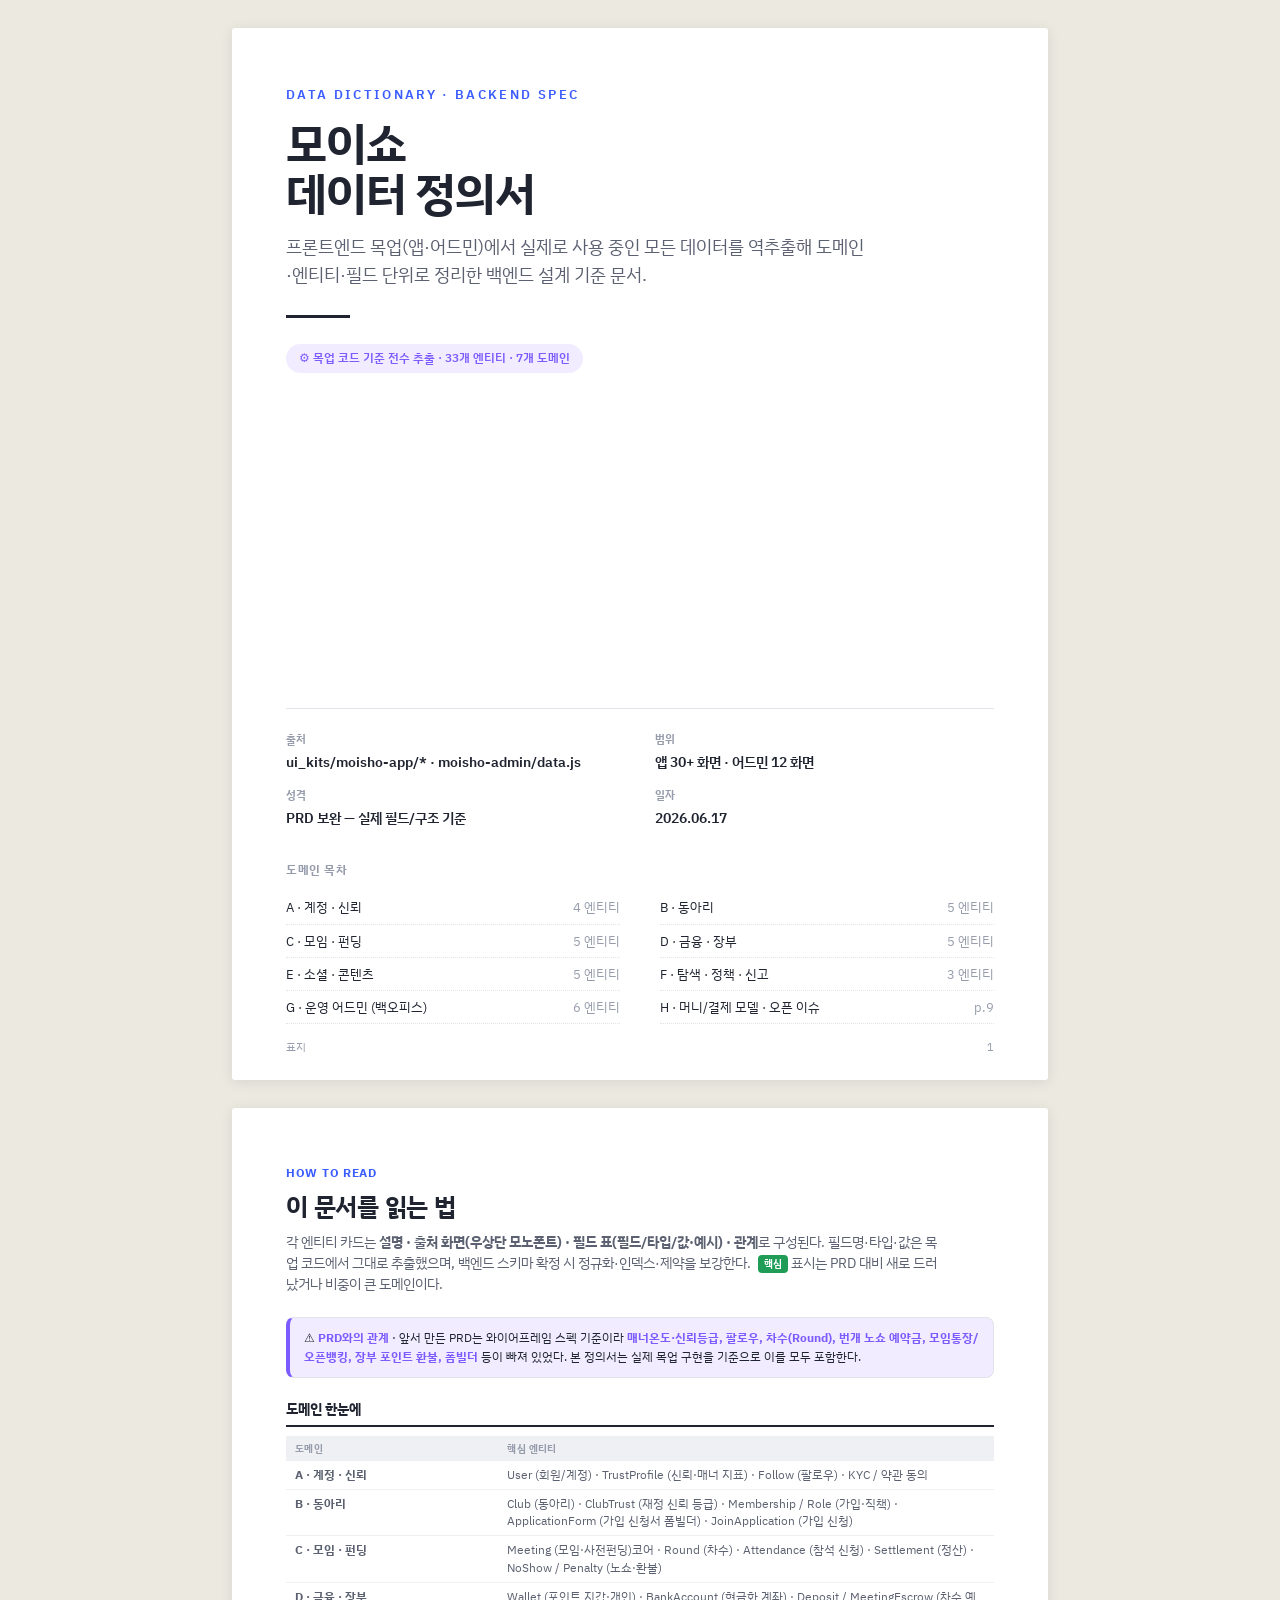
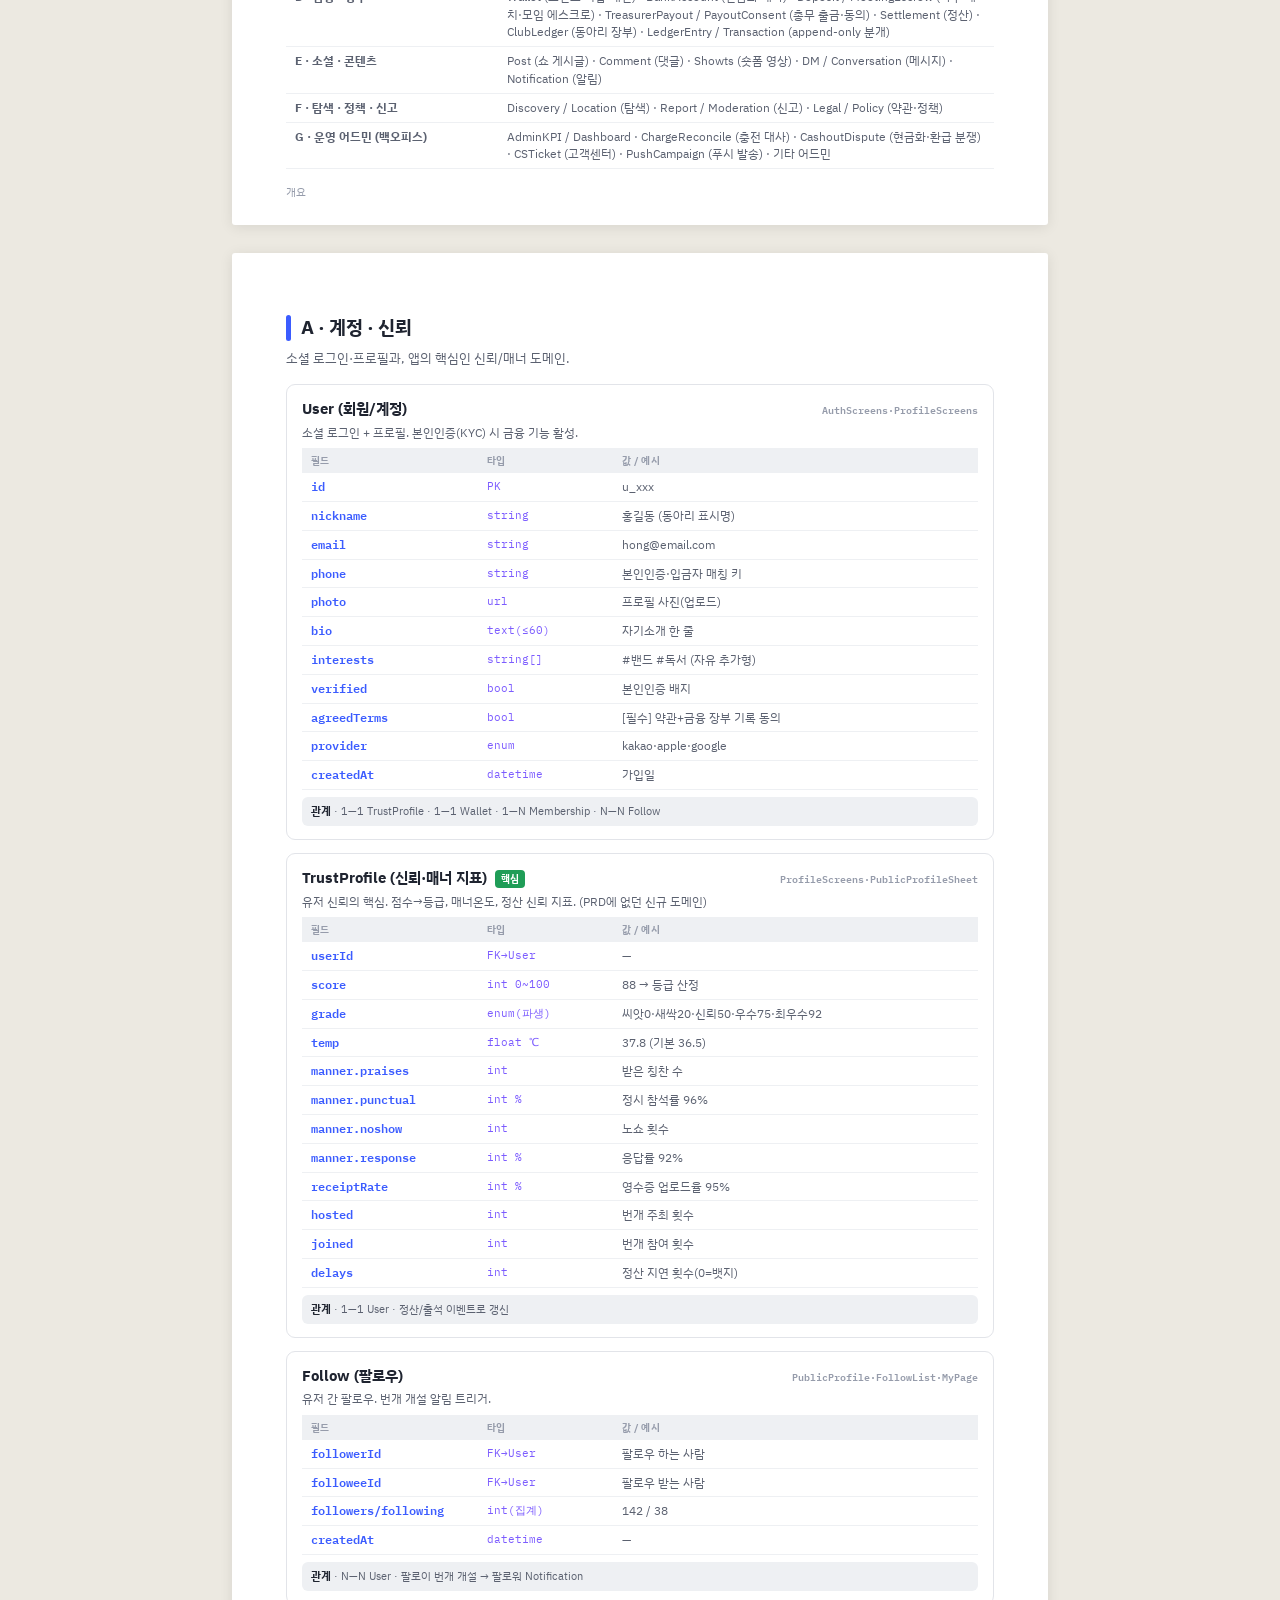
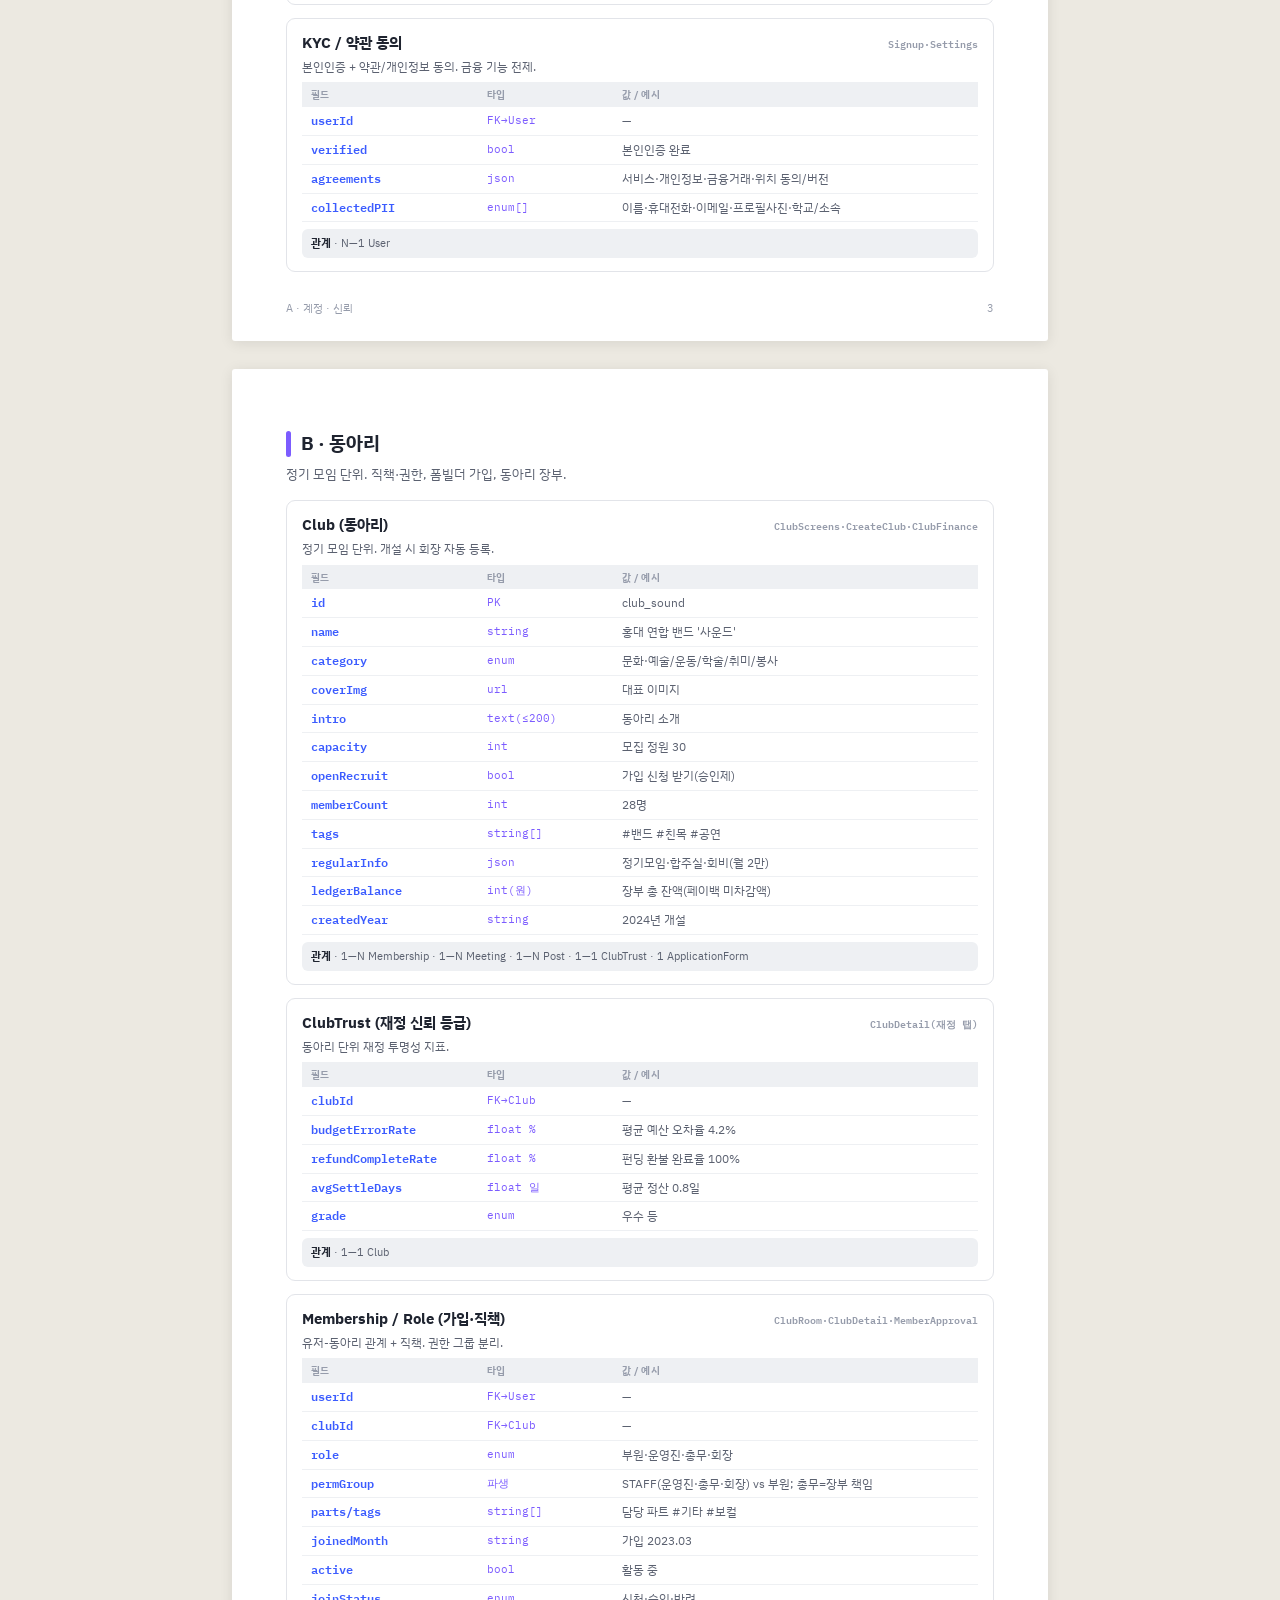
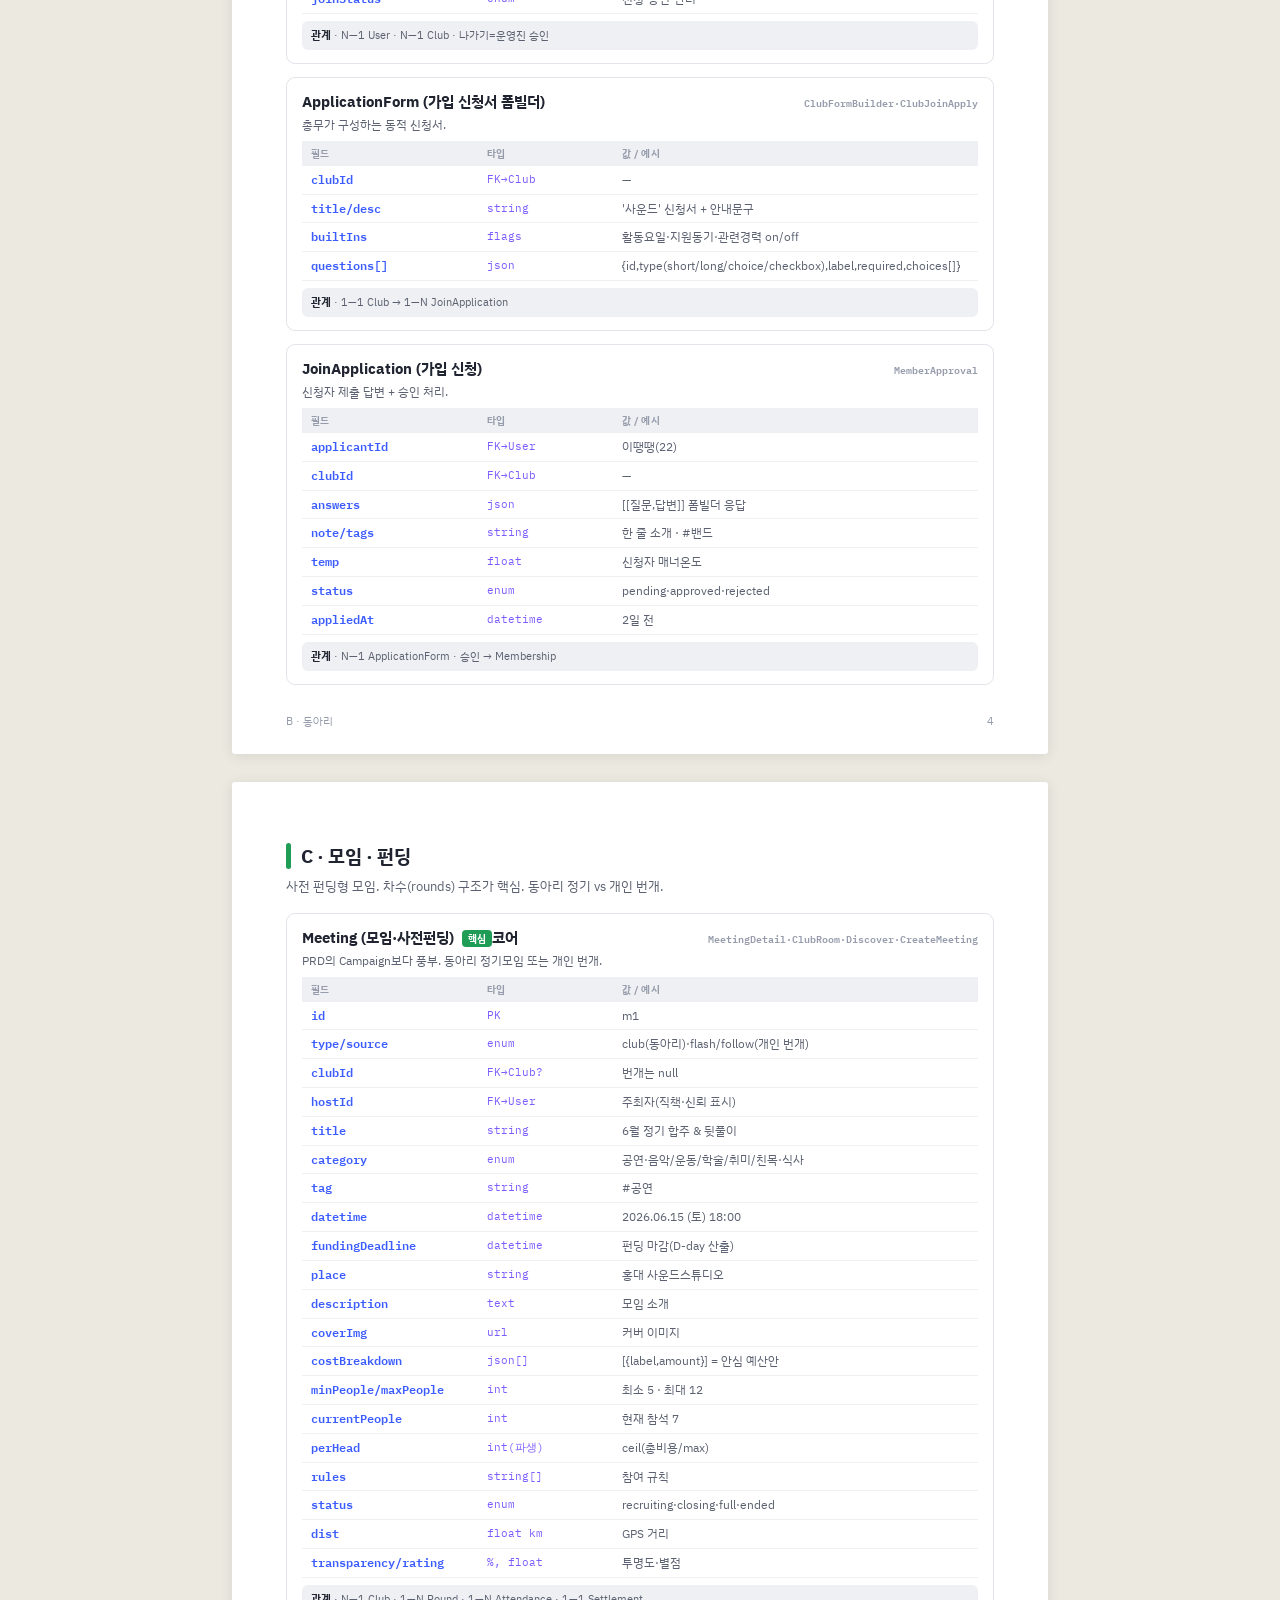
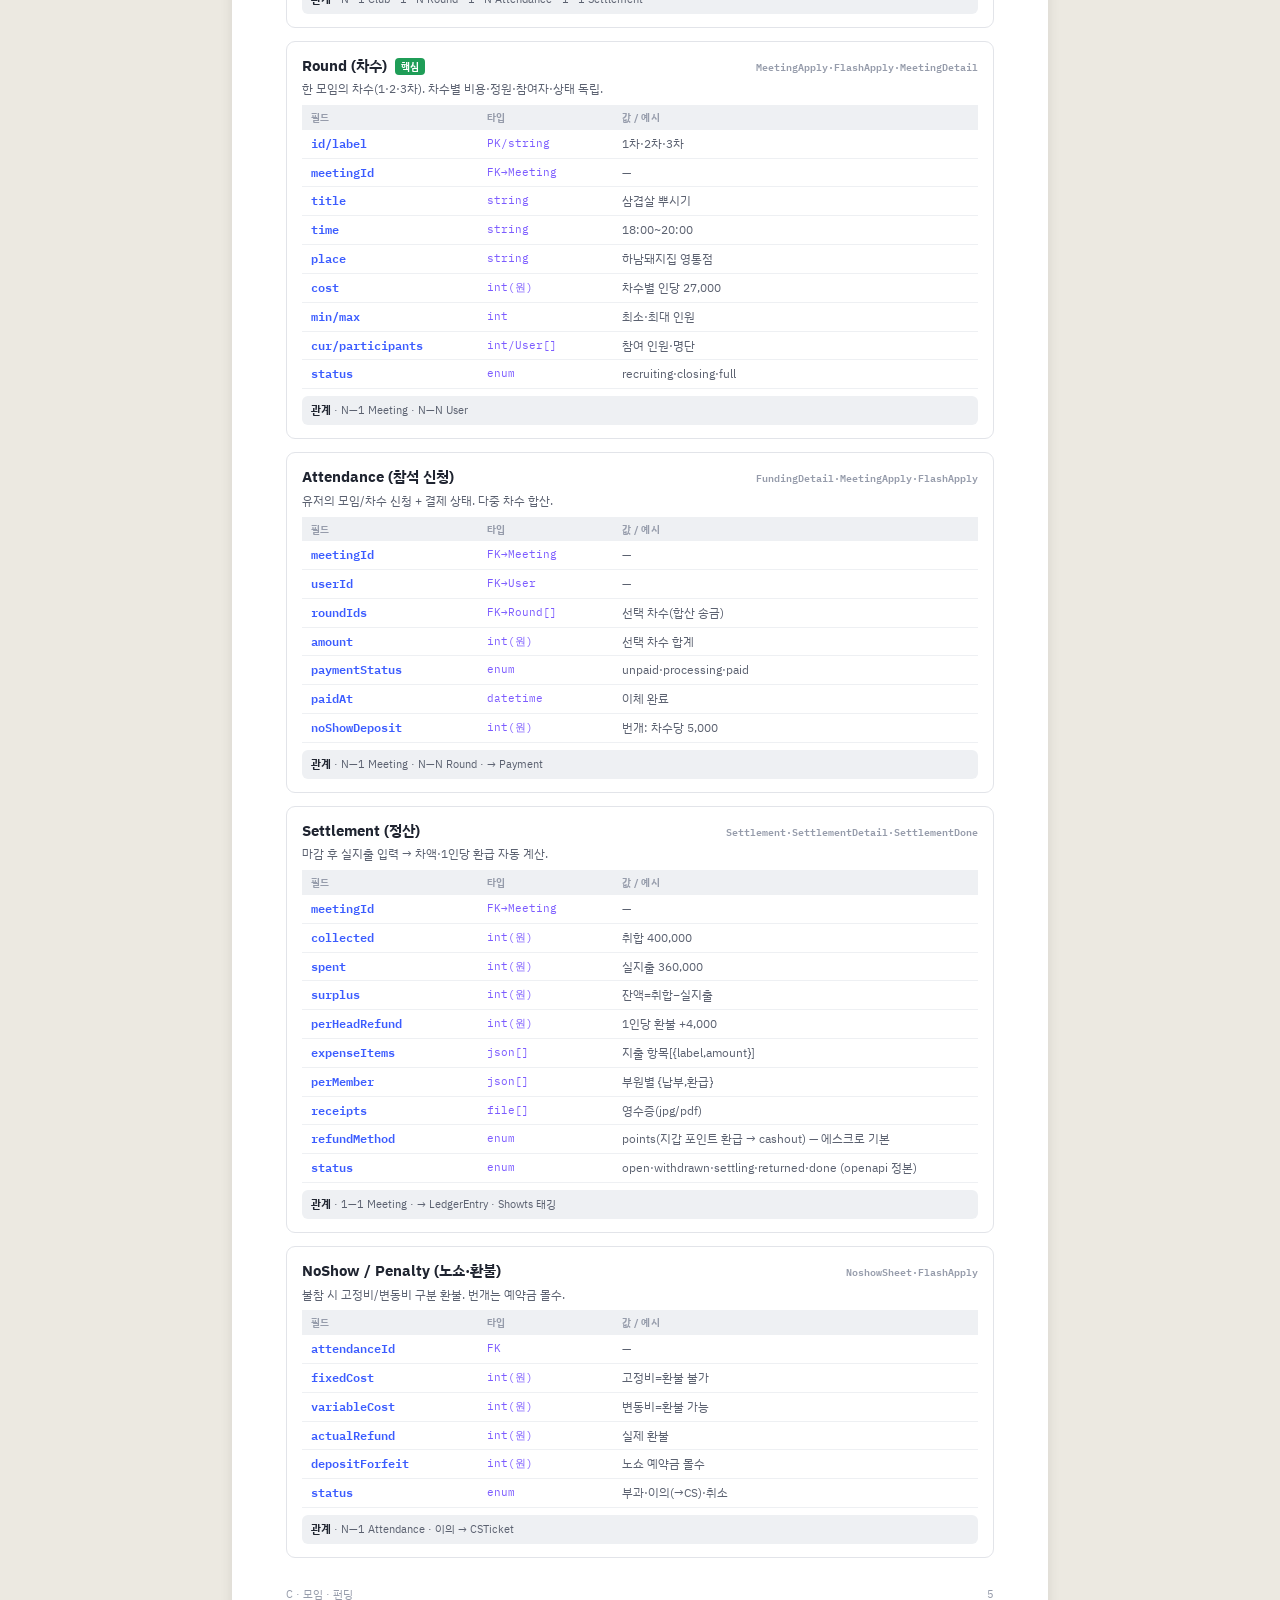
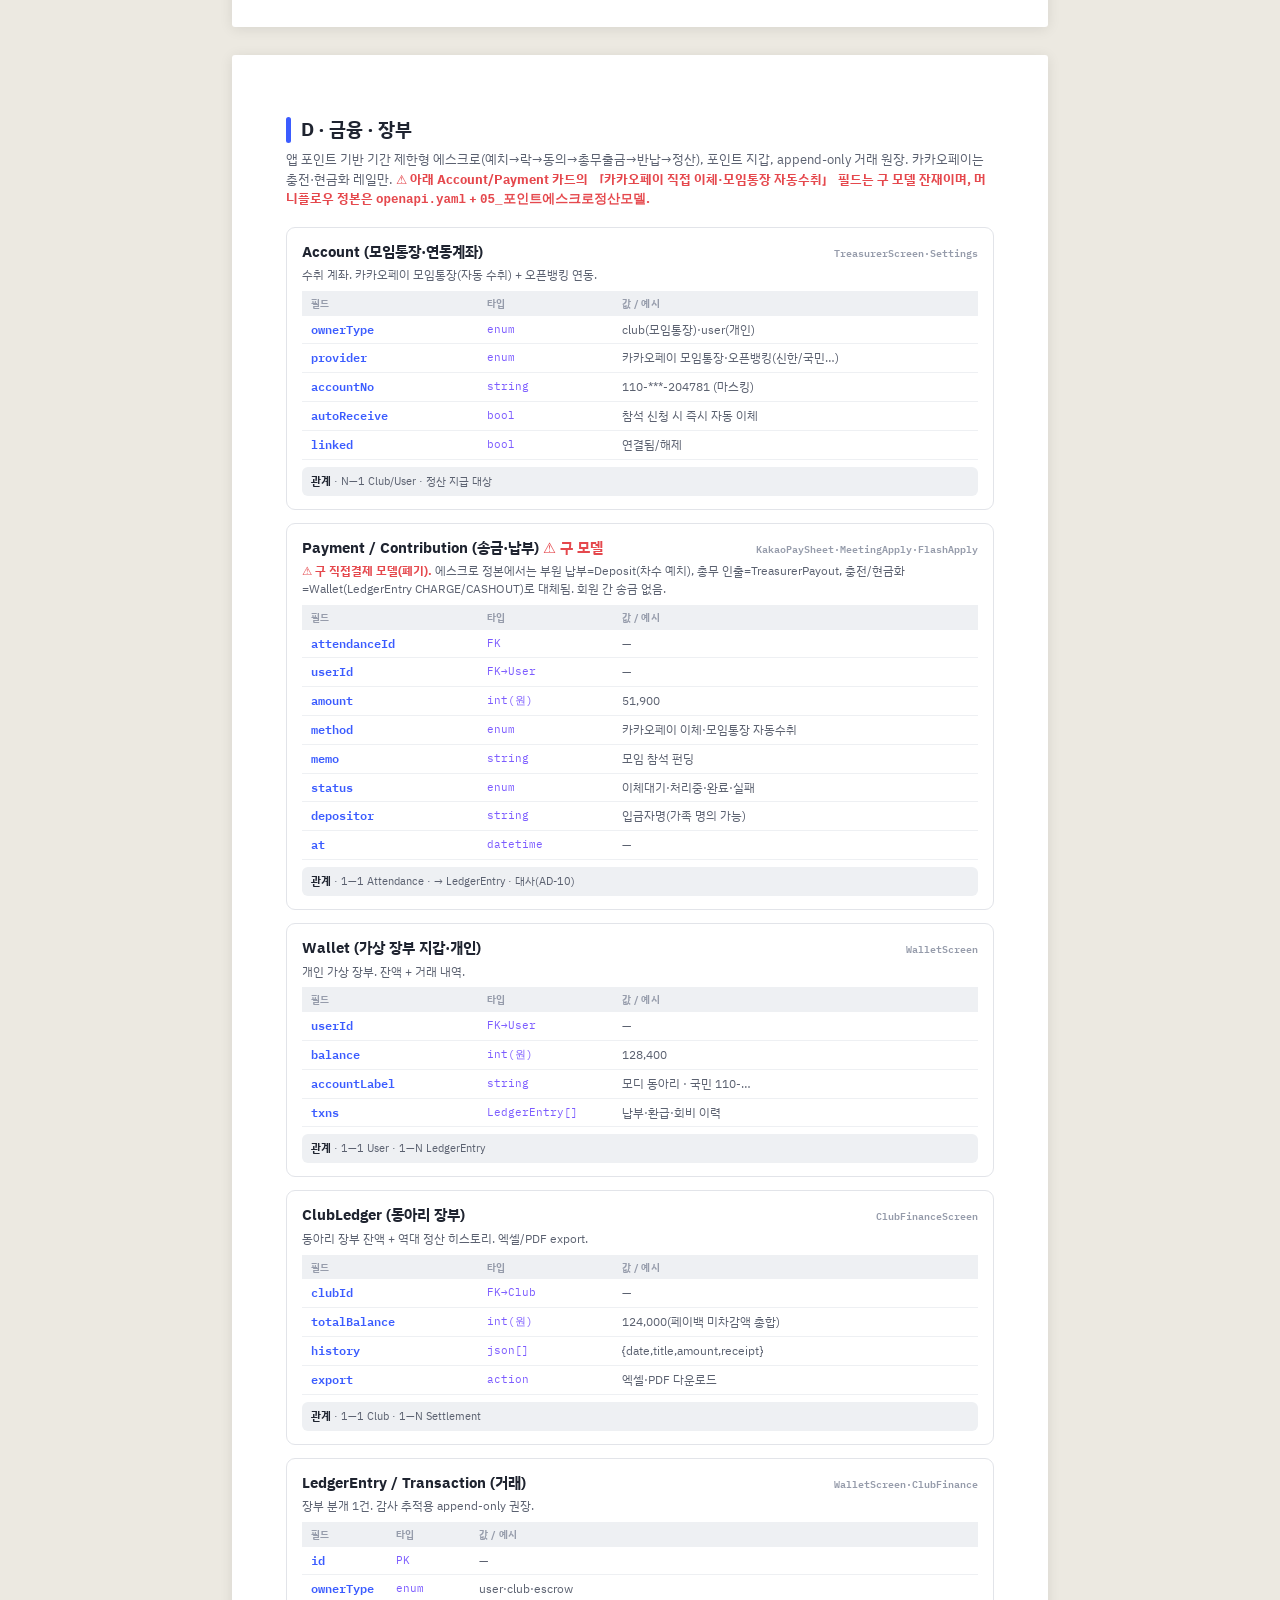
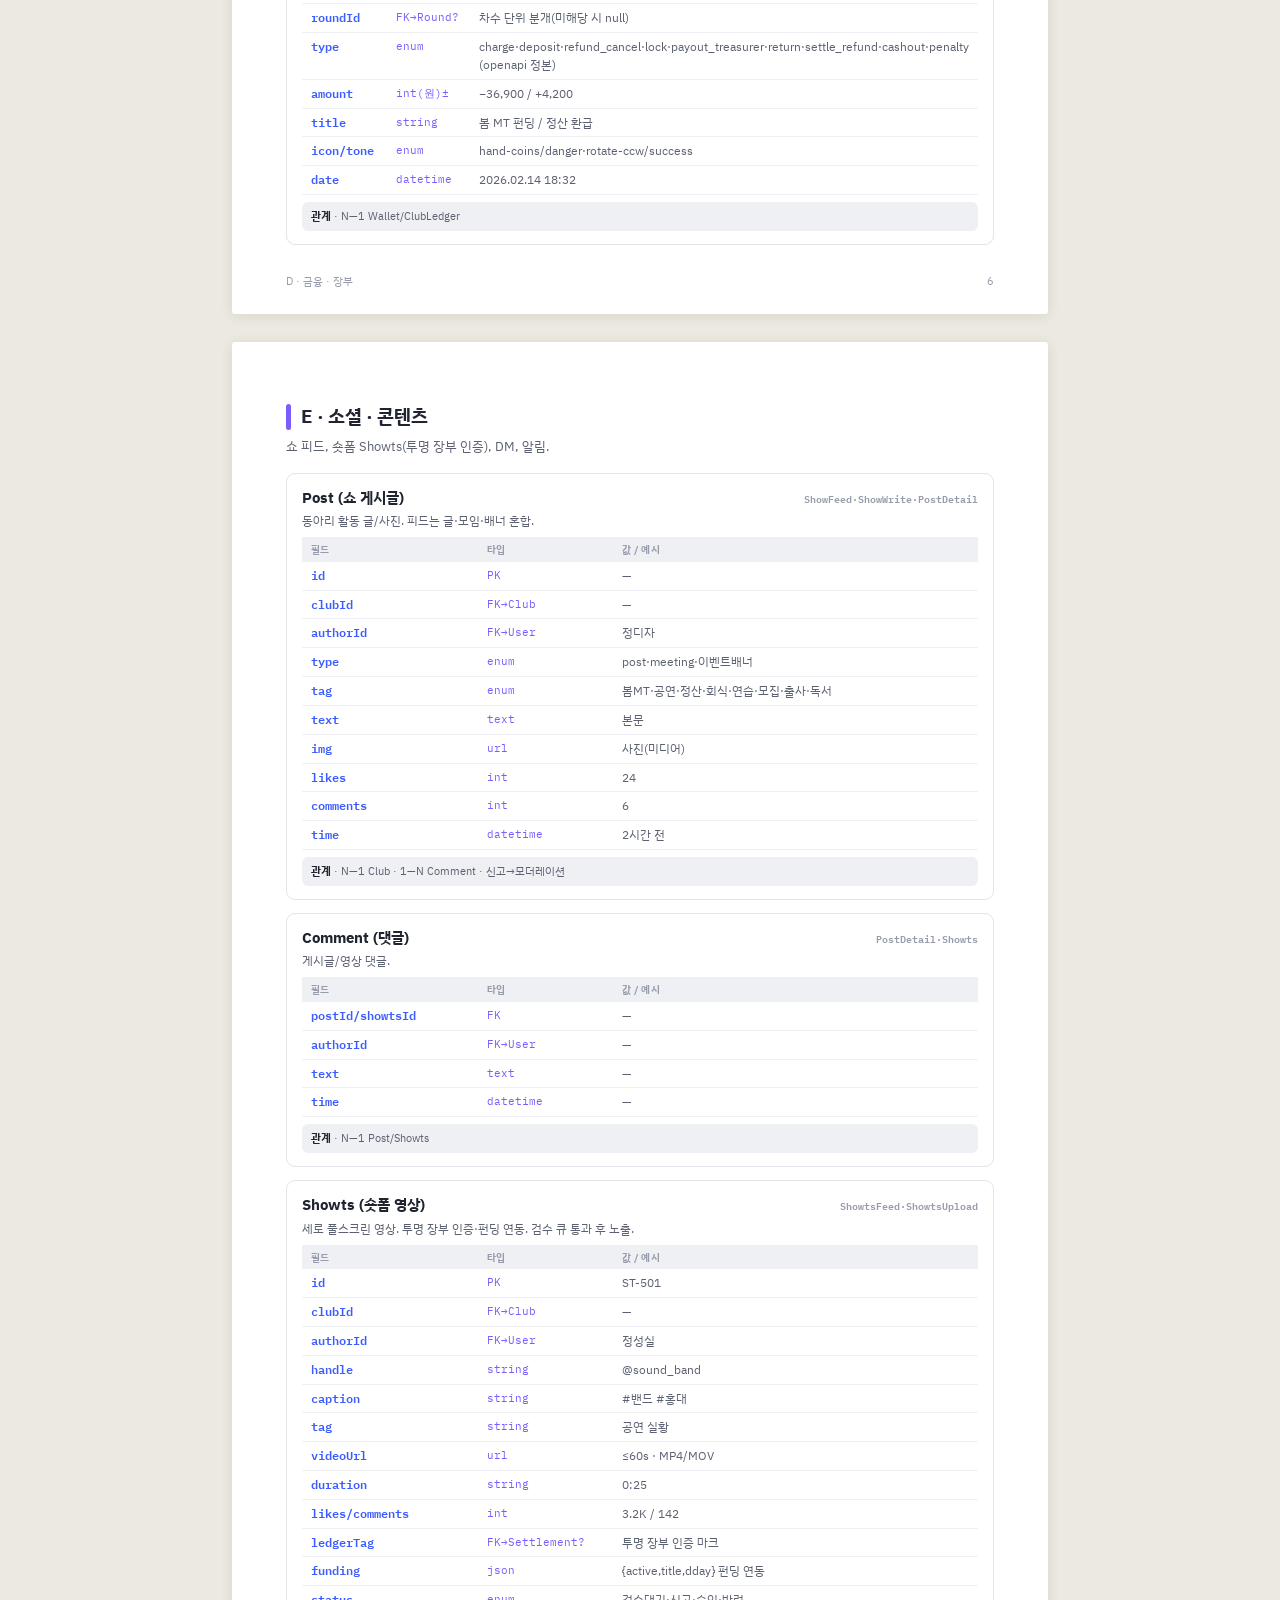
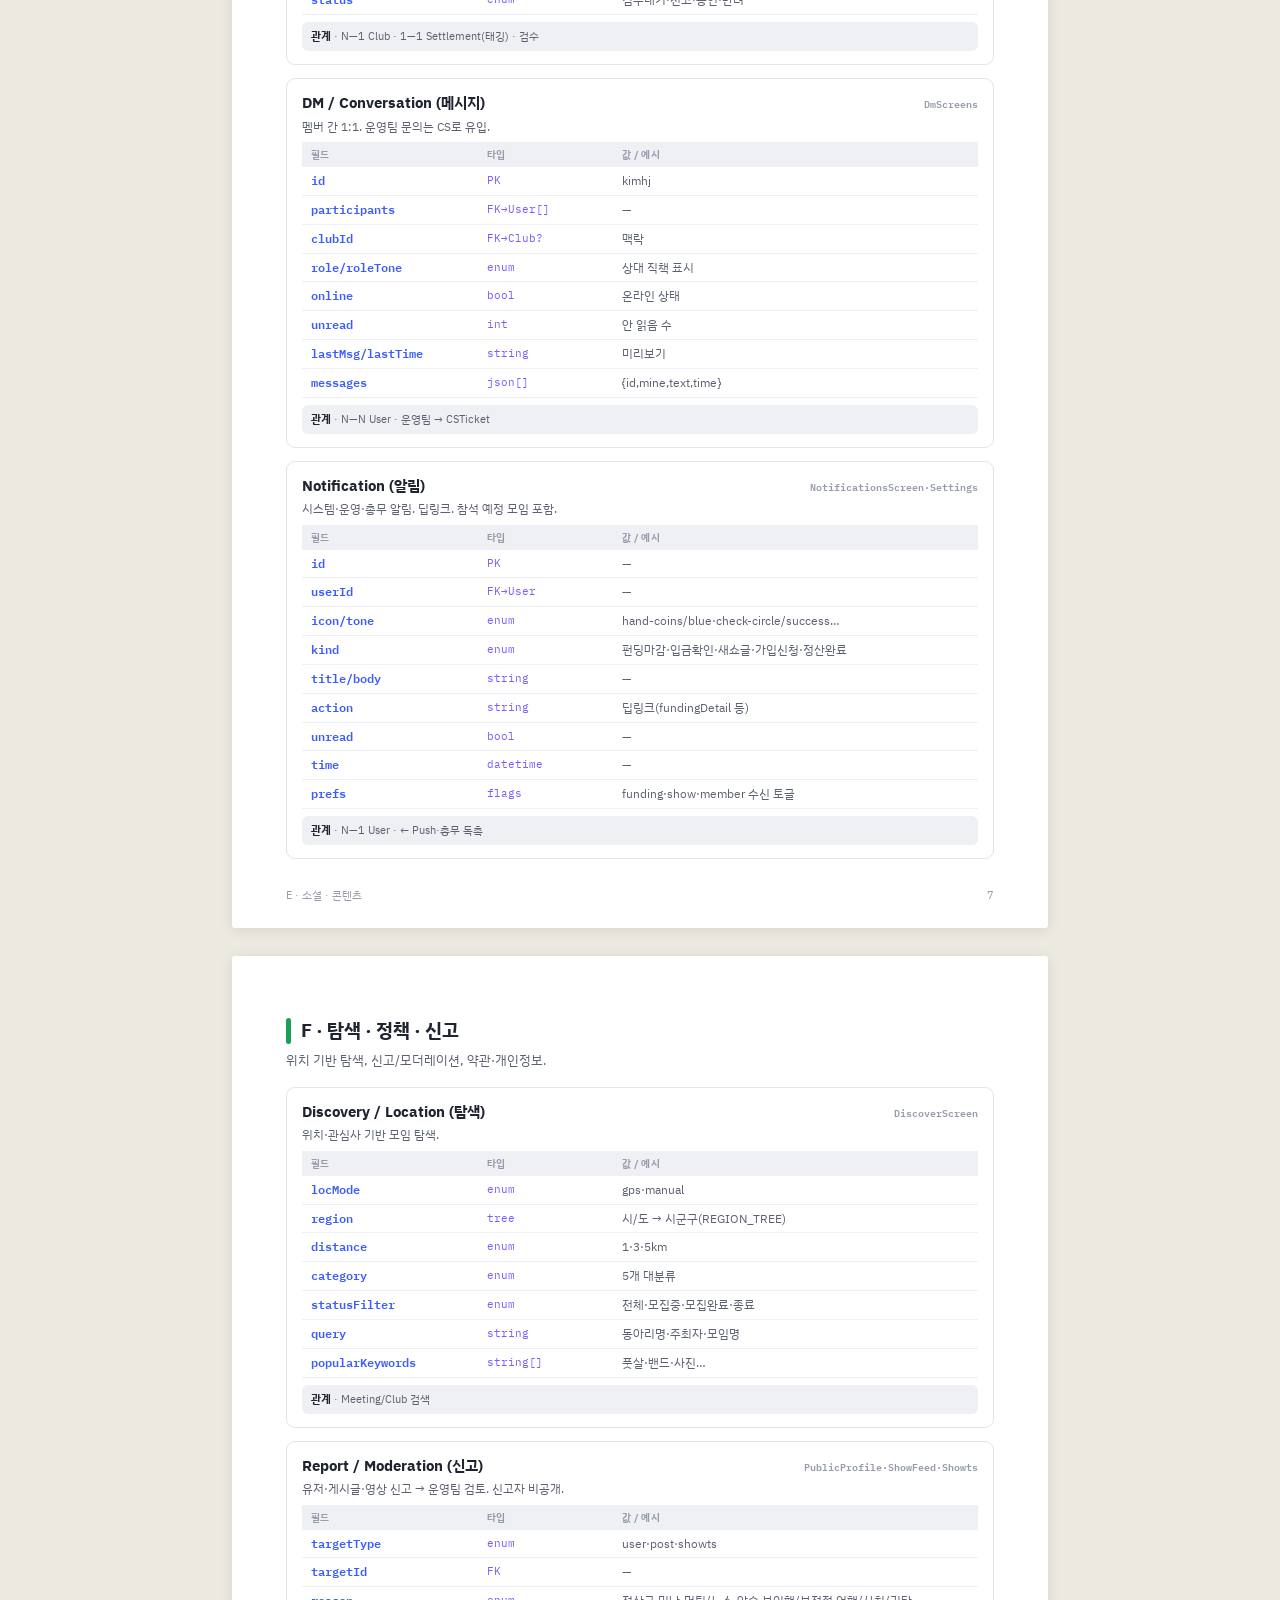
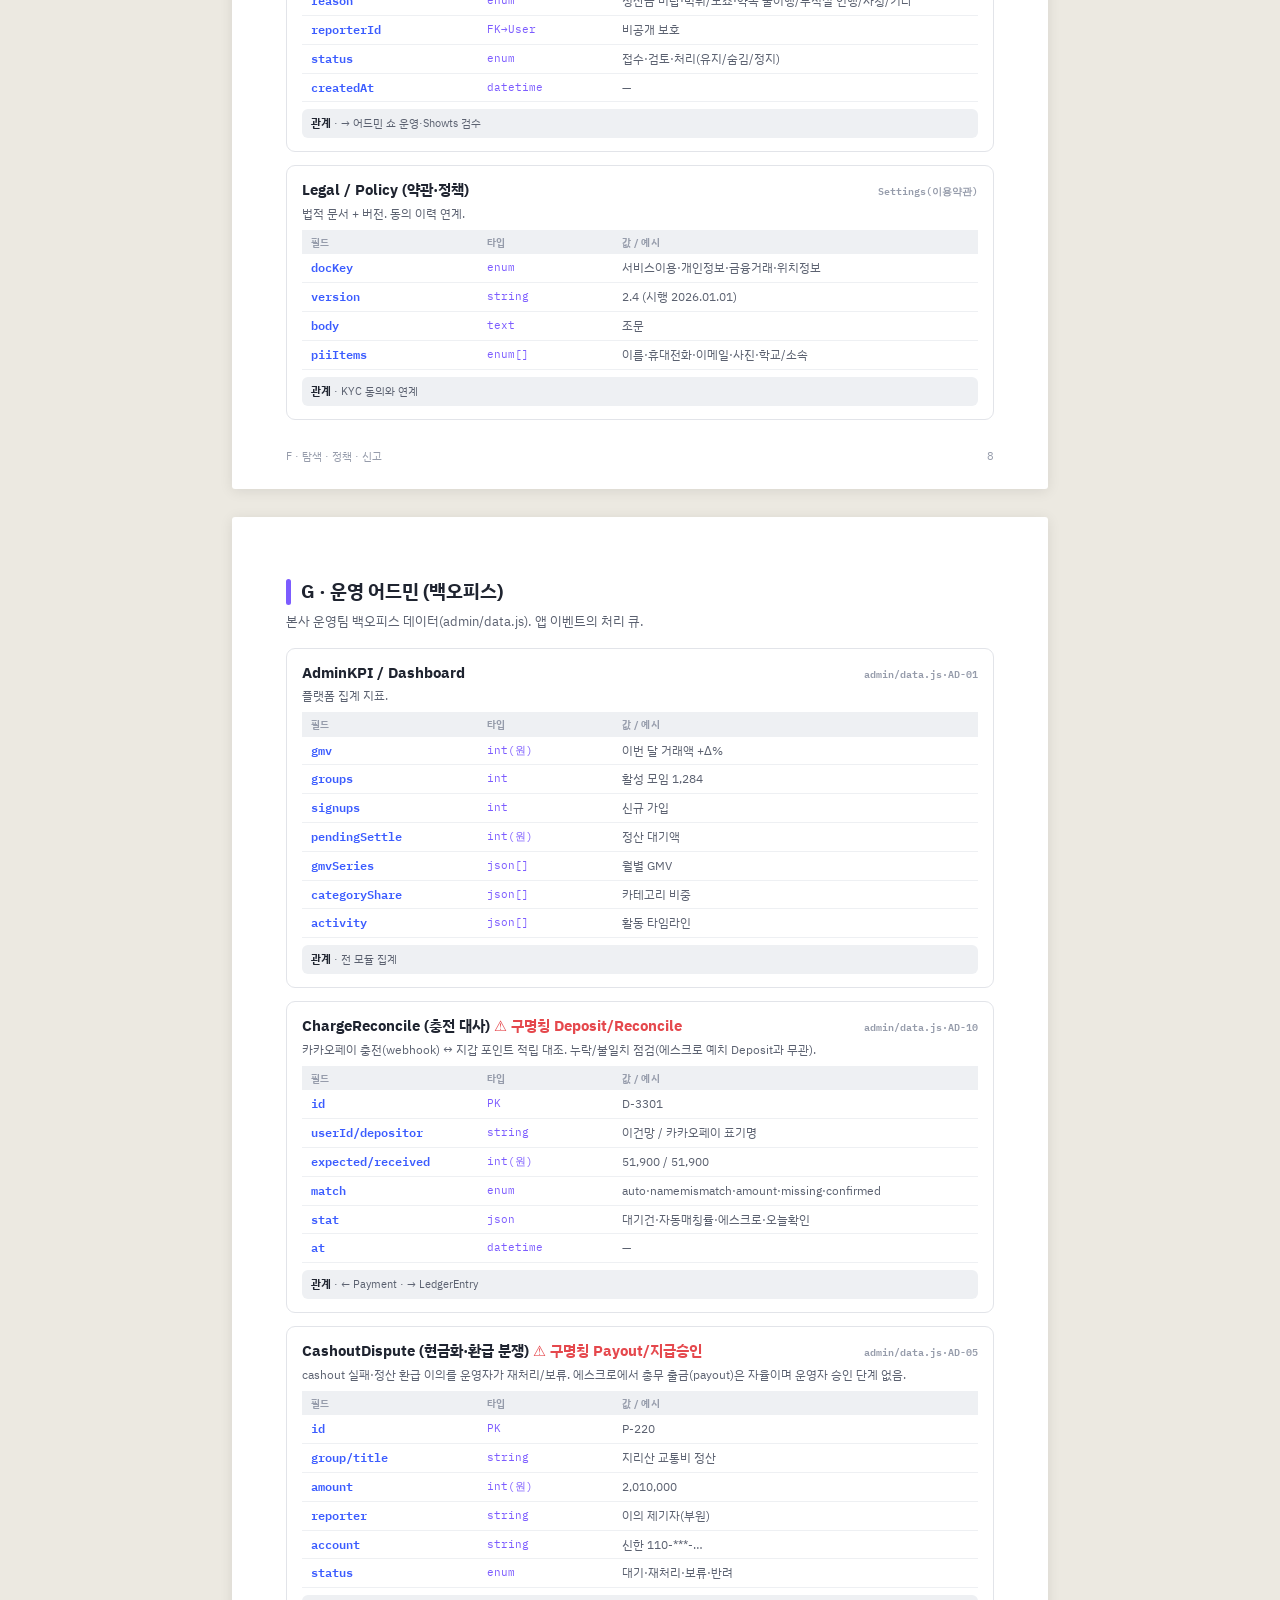
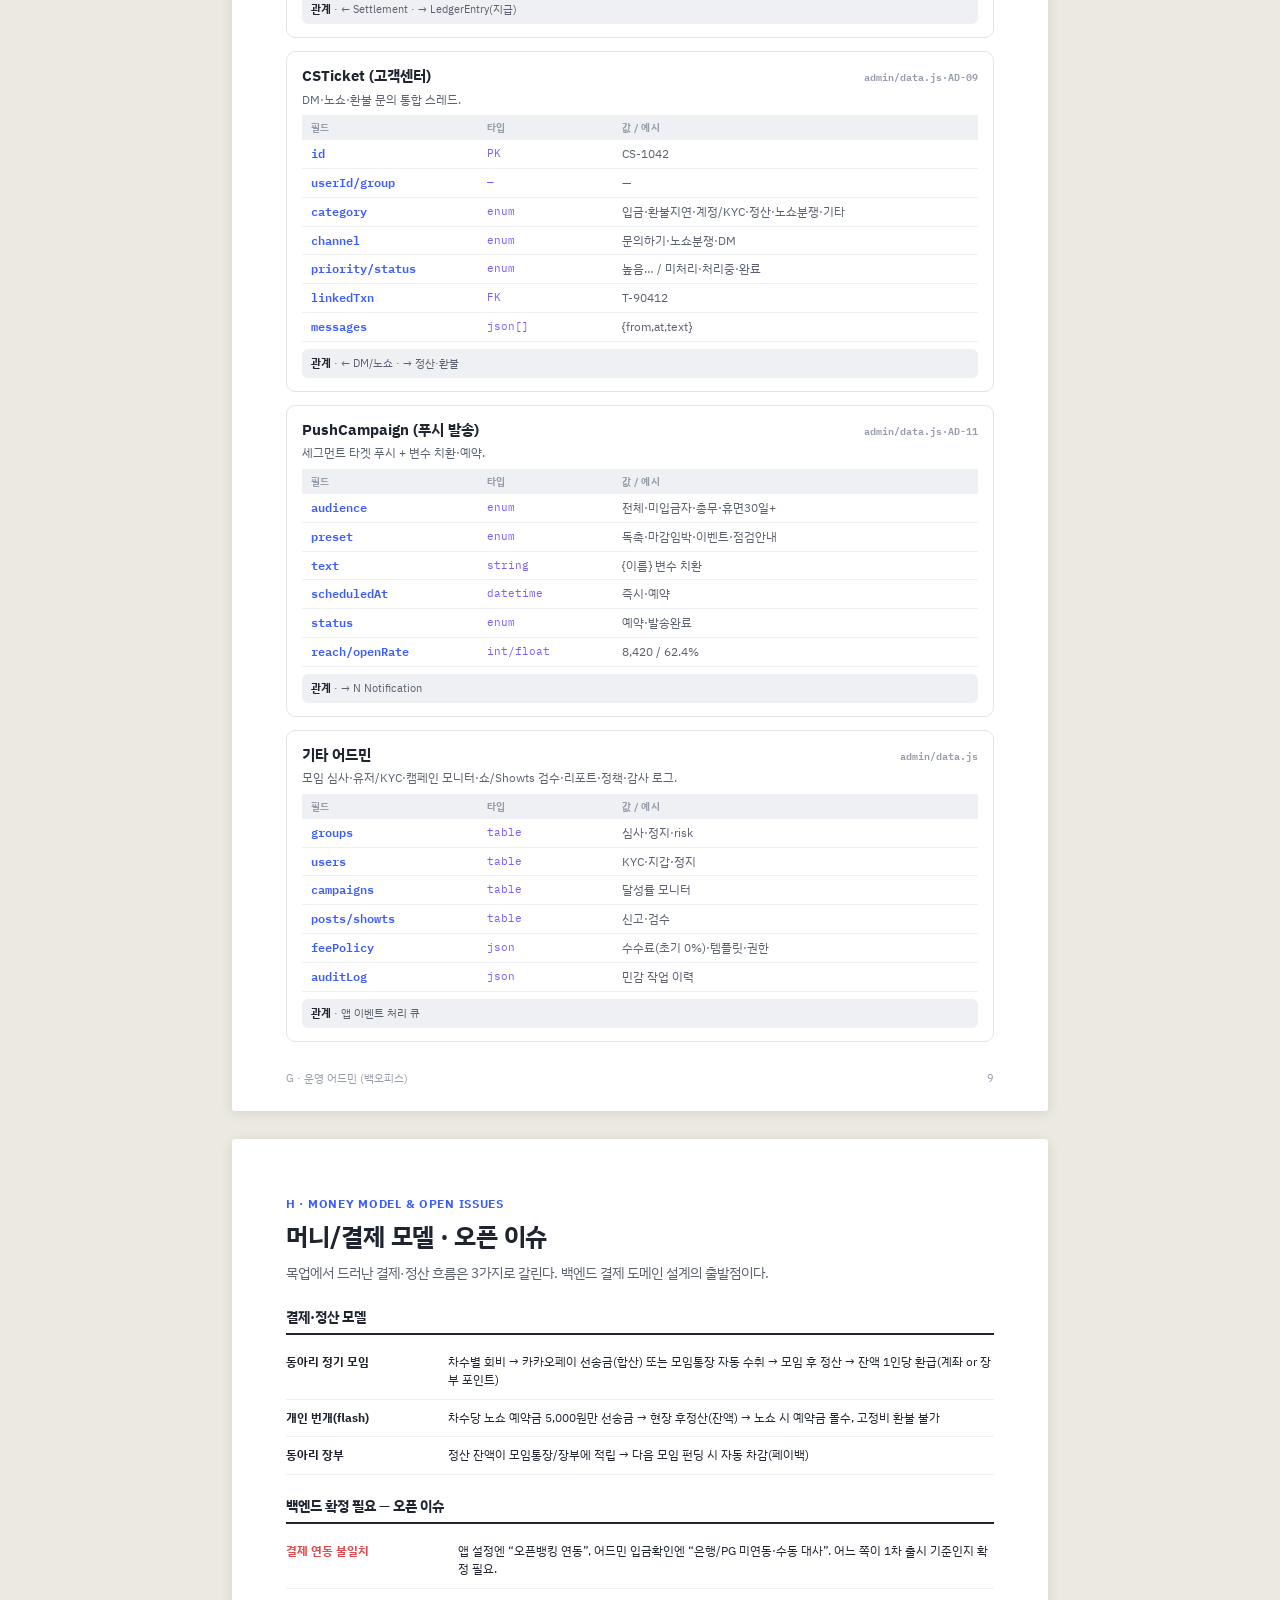
<file: docs/02_데이터정의서.html>
<!DOCTYPE html><html lang="ko"><head><meta charset="utf-8"><meta name="viewport" content="width=device-width, initial-scale=1"><title>모이쇼 — 데이터 정의서</title><link rel="preconnect" href="https://fonts.googleapis.com"><link rel="preconnect" href="https://fonts.gstatic.com" crossorigin><link href="https://fonts.googleapis.com/css2?family=IBM+Plex+Sans+KR:wght@400;500;600;700&family=IBM+Plex+Mono:wght@500;600&display=swap" rel="stylesheet"><style>
:root{--ink:#1f2430;--mut:#5b6170;--faint:#969cab;--line:#e2e4e9;--line2:#eef0f3;--paper:#ece9e1;--white:#fff;--ac:#3b5cff;--acsoft:#eef1ff;--pp:#7c5cff;--ppsoft:#f1ecff;--ok:#1f9d57;--oksoft:#e7f6ee;--warn:#c47f00;--dang:#e5484d;}
*{box-sizing:border-box;}html,body{margin:0;}
body{background:var(--paper);color:var(--ink);font-family:"IBM Plex Sans KR",system-ui,sans-serif;-webkit-font-smoothing:antialiased;line-height:1.55;font-size:13.5px;}
.page{width:816px;margin:28px auto;background:var(--white);box-shadow:0 2px 14px rgba(0,0,0,.09);border-radius:3px;padding:56px 54px;position:relative;}
.pg-foot{position:absolute;bottom:24px;left:54px;font-size:11px;color:var(--faint);}
.pg-num{position:absolute;bottom:24px;right:54px;font-size:11px;color:var(--faint);}
.cover{display:flex;flex-direction:column;min-height:940px;}
.cover .tagline{font-size:13px;letter-spacing:.18em;color:var(--ac);font-weight:600;text-transform:uppercase;}
.cover h1{font-size:46px;line-height:1.08;margin:14px 0 0;letter-spacing:-.025em;font-weight:700;}
.cover .sub{font-size:18px;color:var(--mut);margin-top:16px;max-width:580px;}
.cover .rule{height:3px;width:64px;background:var(--ink);margin:26px 0;}
.cover .pill{display:inline-flex;gap:7px;align-items:center;font-size:12px;font-weight:600;color:var(--pp);background:var(--ppsoft);border-radius:99px;padding:5px 13px;width:fit-content;}
.cover .meta{margin-top:auto;display:grid;grid-template-columns:repeat(2,1fr);gap:14px 30px;border-top:1px solid var(--line);padding-top:22px;}
.cover .meta b{display:block;font-size:11px;letter-spacing:.04em;color:var(--faint);text-transform:uppercase;margin-bottom:3px;}
.cover .meta span{font-size:14px;font-weight:600;}
.toc{margin-top:32px;}
.toc h3{font-size:12px;letter-spacing:.05em;text-transform:uppercase;color:var(--faint);margin:0 0 12px;}
.toc ol{margin:0;padding:0;list-style:none;display:grid;grid-template-columns:1fr 1fr;gap:0 40px;}
.toc li{display:flex;justify-content:space-between;gap:8px;padding:6px 0;border-bottom:1px dotted var(--line);font-size:13px;}
.toc li span:last-child{color:var(--faint);}
.doc-h{font-size:12px;letter-spacing:.06em;text-transform:uppercase;color:var(--ac);font-weight:700;margin:0 0 4px;}
.doc-t{font-size:25px;font-weight:700;margin:0 0 7px;letter-spacing:-.01em;}
.doc-lead{font-size:13.5px;color:var(--mut);margin:0 0 22px;max-width:660px;}
.grp-h{display:flex;align-items:center;gap:10px;margin:4px 0 6px;}
.grp-h .bar{width:5px;height:26px;border-radius:3px;}
.grp-h h2{font-size:19px;font-weight:700;margin:0;}
.grp-lead{font-size:12.5px;color:var(--mut);margin:0 0 16px;}
.ent{border:1px solid var(--line);border-radius:9px;padding:13px 15px;margin-bottom:13px;break-inside:avoid;}
.ent-h{display:flex;align-items:baseline;gap:9px;flex-wrap:wrap;margin-bottom:3px;}
.ent-h h4{margin:0;font-size:14.5px;font-weight:700;}
.ent-h .src{font-size:10px;color:var(--faint);font-weight:600;margin-left:auto;font-family:"IBM Plex Mono",monospace;}
.ent-d{font-size:11.5px;color:var(--mut);margin:0 0 7px;}
table{width:100%;border-collapse:collapse;font-size:11.5px;}
th{background:var(--line2);color:var(--faint);font-size:9.5px;text-transform:uppercase;letter-spacing:.04em;text-align:left;padding:5px 9px;font-weight:700;}
td{padding:5px 9px;border-bottom:1px solid var(--line2);color:var(--mut);vertical-align:top;}
td.k{font-family:"IBM Plex Mono",monospace;color:var(--ac);font-weight:600;white-space:nowrap;}
td.ty{font-family:"IBM Plex Mono",monospace;color:var(--pp);font-size:10.5px;white-space:nowrap;}
.ent .rel{font-size:11px;color:var(--mut);margin-top:7px;background:var(--line2);border-radius:6px;padding:6px 9px;}
.ent .rel b{color:var(--ink);}
.callout{border:1px solid var(--line);border-left:4px solid var(--pp);background:var(--ppsoft);border-radius:8px;padding:11px 14px;font-size:12px;margin:12px 0;}
.callout b{color:var(--pp);}
h3.sub{font-size:14px;font-weight:700;margin:20px 0 9px;padding-bottom:5px;border-bottom:2px solid var(--ink);}
.flowrow{display:grid;grid-template-columns:150px 1fr;gap:12px;padding:9px 0;border-bottom:1px solid var(--line2);font-size:12px;}
.flowrow b{color:var(--ink);}
.issue{display:grid;grid-template-columns:160px 1fr;gap:12px;padding:9px 0;border-bottom:1px solid var(--line2);font-size:12px;}
.issue b{color:var(--dang);}
.star{display:inline-block;font-size:10px;font-weight:700;color:#fff;background:var(--ok);border-radius:4px;padding:1px 6px;margin-left:4px;vertical-align:1px;}
@media print{body{background:none;}.page{width:auto;margin:0;box-shadow:none;border-radius:0;padding:0;}.pg-foot,.pg-num{display:none;}.page+.page{break-before:page;}.ent,tr,.flowrow,.issue{break-inside:avoid;}*{print-color-adjust:exact;-webkit-print-color-adjust:exact;}}
@page{margin:0.7in;}
</style></head><body><div class="page"><span class="pg-foot">표지</span><div class="cover">
<div class="tagline">Data Dictionary · Backend Spec</div>
<h1>모이쇼<br>데이터 정의서</h1>
<div class="sub">프론트엔드 목업(앱·어드민)에서 실제로 사용 중인 모든 데이터를 역추출해 도메인·엔티티·필드 단위로 정리한 백엔드 설계 기준 문서.</div>
<div class="rule"></div>
<div class="pill">⚙ 목업 코드 기준 전수 추출 · 33개 엔티티 · 7개 도메인</div>
<div class="meta">
<div><b>출처</b><span>ui_kits/moisho-app/* · moisho-admin/data.js</span></div>
<div><b>범위</b><span>앱 30+ 화면 · 어드민 12 화면</span></div>
<div><b>성격</b><span>PRD 보완 — 실제 필드/구조 기준</span></div>
<div><b>일자</b><span>2026.06.17</span></div>
</div>
<div class="toc"><h3>도메인 목차</h3><ol>
<li><span>A · 계정 · 신뢰</span><span>4 엔티티</span></li><li><span>B · 동아리</span><span>5 엔티티</span></li><li><span>C · 모임 · 펀딩</span><span>5 엔티티</span></li><li><span>D · 금융 · 장부</span><span>5 엔티티</span></li><li><span>E · 소셜 · 콘텐츠</span><span>5 엔티티</span></li><li><span>F · 탐색 · 정책 · 신고</span><span>3 엔티티</span></li><li><span>G · 운영 어드민 (백오피스)</span><span>6 엔티티</span></li>
<li><span>H · 머니/결제 모델 · 오픈 이슈</span><span>p.9</span></li>
</ol></div>
</div><span class="pg-num">1</span></div><div class="page"><span class="pg-foot">개요</span>
<div class="doc-h">How to read</div><div class="doc-t">이 문서를 읽는 법</div>
<p class="doc-lead">각 엔티티 카드는 <b>설명 · 출처 화면(우상단 모노폰트) · 필드 표(필드/타입/값·예시) · 관계</b>로 구성된다. 필드명·타입·값은 목업 코드에서 그대로 추출했으며, 백엔드 스키마 확정 시 정규화·인덱스·제약을 보강한다. <span class="star">핵심</span> 표시는 PRD 대비 새로 드러났거나 비중이 큰 도메인이다.</p>
<div class="callout">⚠ <b>PRD와의 관계</b> · 앞서 만든 PRD는 와이어프레임 스펙 기준이라 <b>매너온도·신뢰등급, 팔로우, 차수(Round), 번개 노쇼 예약금, 모임통장/오픈뱅킹, 장부 포인트 환불, 폼빌더</b> 등이 빠져 있었다. 본 정의서는 실제 목업 구현을 기준으로 이를 모두 포함한다.</div>
<h3 class="sub">도메인 한눈에</h3>
<table><thead><tr><th style="width:30%">도메인</th><th>핵심 엔티티</th></tr></thead><tbody>
<tr><td><b>A · 계정 · 신뢰</b></td><td>User (회원/계정) · TrustProfile (신뢰·매너 지표) · Follow (팔로우) · KYC / 약관 동의</td></tr><tr><td><b>B · 동아리</b></td><td>Club (동아리) · ClubTrust (재정 신뢰 등급) · Membership / Role (가입·직책) · ApplicationForm (가입 신청서 폼빌더) · JoinApplication (가입 신청)</td></tr><tr><td><b>C · 모임 · 펀딩</b></td><td>Meeting (모임·사전펀딩)코어 · Round (차수) · Attendance (참석 신청) · Settlement (정산) · NoShow / Penalty (노쇼·환불)</td></tr><tr><td><b>D · 금융 · 장부</b></td><td>Wallet (포인트 지갑·개인) · BankAccount (현금화 계좌) · Deposit / MeetingEscrow (차수 예치·모임 에스크로) · TreasurerPayout / PayoutConsent (총무 출금·동의) · Settlement (정산) · ClubLedger (동아리 장부) · LedgerEntry / Transaction (append-only 분개)</td></tr><tr><td><b>E · 소셜 · 콘텐츠</b></td><td>Post (쇼 게시글) · Comment (댓글) · Showts (숏폼 영상) · DM / Conversation (메시지) · Notification (알림)</td></tr><tr><td><b>F · 탐색 · 정책 · 신고</b></td><td>Discovery / Location (탐색) · Report / Moderation (신고) · Legal / Policy (약관·정책)</td></tr><tr><td><b>G · 운영 어드민 (백오피스)</b></td><td>AdminKPI / Dashboard · ChargeReconcile (충전 대사) · CashoutDispute (현금화·환급 분쟁) · CSTicket (고객센터) · PushCampaign (푸시 발송) · 기타 어드민</td></tr>
</tbody></table>
</div><div class="page"><span class="pg-foot">A · 계정 · 신뢰</span>
  <div class="grp-h"><span class="bar" style="background:var(--ac)"></span><h2>A · 계정 · 신뢰</h2></div>
  <p class="grp-lead">소셜 로그인·프로필과, 앱의 핵심인 신뢰/매너 도메인.</p>
  <div class="ent"><div class="ent-h"><h4>User (회원/계정)</h4><span class="src">AuthScreens·ProfileScreens</span></div>
  <p class="ent-d">소셜 로그인 + 프로필. 본인인증(KYC) 시 금융 기능 활성.</p>
  <table><thead><tr><th style="width:26%">필드</th><th style="width:20%">타입</th><th>값 / 예시</th></tr></thead><tbody>
  <tr><td class="k">id</td><td class="ty">PK</td><td>u_xxx</td></tr><tr><td class="k">nickname</td><td class="ty">string</td><td>홍길동 (동아리 표시명)</td></tr><tr><td class="k">email</td><td class="ty">string</td><td>hong@email.com</td></tr><tr><td class="k">phone</td><td class="ty">string</td><td>본인인증·입금자 매칭 키</td></tr><tr><td class="k">photo</td><td class="ty">url</td><td>프로필 사진(업로드)</td></tr><tr><td class="k">bio</td><td class="ty">text(≤60)</td><td>자기소개 한 줄</td></tr><tr><td class="k">interests</td><td class="ty">string[]</td><td>#밴드 #독서 (자유 추가형)</td></tr><tr><td class="k">verified</td><td class="ty">bool</td><td>본인인증 배지</td></tr><tr><td class="k">agreedTerms</td><td class="ty">bool</td><td>[필수] 약관+금융 장부 기록 동의</td></tr><tr><td class="k">provider</td><td class="ty">enum</td><td>kakao·apple·google</td></tr><tr><td class="k">createdAt</td><td class="ty">datetime</td><td>가입일</td></tr>
  </tbody></table><div class="rel"><b>관계</b> · 1—1 TrustProfile · 1—1 Wallet · 1—N Membership · N—N Follow</div></div><div class="ent"><div class="ent-h"><h4>TrustProfile (신뢰·매너 지표) <span class="star">핵심</span></h4><span class="src">ProfileScreens·PublicProfileSheet</span></div>
  <p class="ent-d">유저 신뢰의 핵심. 점수→등급, 매너온도, 정산 신뢰 지표. (PRD에 없던 신규 도메인)</p>
  <table><thead><tr><th style="width:26%">필드</th><th style="width:20%">타입</th><th>값 / 예시</th></tr></thead><tbody>
  <tr><td class="k">userId</td><td class="ty">FK→User</td><td>—</td></tr><tr><td class="k">score</td><td class="ty">int 0~100</td><td>88 → 등급 산정</td></tr><tr><td class="k">grade</td><td class="ty">enum(파생)</td><td>씨앗0·새싹20·신뢰50·우수75·최우수92</td></tr><tr><td class="k">temp</td><td class="ty">float ℃</td><td>37.8 (기본 36.5)</td></tr><tr><td class="k">manner.praises</td><td class="ty">int</td><td>받은 칭찬 수</td></tr><tr><td class="k">manner.punctual</td><td class="ty">int %</td><td>정시 참석률 96%</td></tr><tr><td class="k">manner.noshow</td><td class="ty">int</td><td>노쇼 횟수</td></tr><tr><td class="k">manner.response</td><td class="ty">int %</td><td>응답률 92%</td></tr><tr><td class="k">receiptRate</td><td class="ty">int %</td><td>영수증 업로드율 95%</td></tr><tr><td class="k">hosted</td><td class="ty">int</td><td>번개 주최 횟수</td></tr><tr><td class="k">joined</td><td class="ty">int</td><td>번개 참여 횟수</td></tr><tr><td class="k">delays</td><td class="ty">int</td><td>정산 지연 횟수(0=뱃지)</td></tr>
  </tbody></table><div class="rel"><b>관계</b> · 1—1 User · 정산/출석 이벤트로 갱신</div></div><div class="ent"><div class="ent-h"><h4>Follow (팔로우)</h4><span class="src">PublicProfile·FollowList·MyPage</span></div>
  <p class="ent-d">유저 간 팔로우. 번개 개설 알림 트리거.</p>
  <table><thead><tr><th style="width:26%">필드</th><th style="width:20%">타입</th><th>값 / 예시</th></tr></thead><tbody>
  <tr><td class="k">followerId</td><td class="ty">FK→User</td><td>팔로우 하는 사람</td></tr><tr><td class="k">followeeId</td><td class="ty">FK→User</td><td>팔로우 받는 사람</td></tr><tr><td class="k">followers/following</td><td class="ty">int(집계)</td><td>142 / 38</td></tr><tr><td class="k">createdAt</td><td class="ty">datetime</td><td>—</td></tr>
  </tbody></table><div class="rel"><b>관계</b> · N—N User · 팔로이 번개 개설 → 팔로워 Notification</div></div><div class="ent"><div class="ent-h"><h4>KYC / 약관 동의</h4><span class="src">Signup·Settings</span></div>
  <p class="ent-d">본인인증 + 약관/개인정보 동의. 금융 기능 전제.</p>
  <table><thead><tr><th style="width:26%">필드</th><th style="width:20%">타입</th><th>값 / 예시</th></tr></thead><tbody>
  <tr><td class="k">userId</td><td class="ty">FK→User</td><td>—</td></tr><tr><td class="k">verified</td><td class="ty">bool</td><td>본인인증 완료</td></tr><tr><td class="k">agreements</td><td class="ty">json</td><td>서비스·개인정보·금융거래·위치 동의/버전</td></tr><tr><td class="k">collectedPII</td><td class="ty">enum[]</td><td>이름·휴대전화·이메일·프로필사진·학교/소속</td></tr>
  </tbody></table><div class="rel"><b>관계</b> · N—1 User</div></div>
  <span class="pg-num">3</span></div><div class="page"><span class="pg-foot">B · 동아리</span>
  <div class="grp-h"><span class="bar" style="background:var(--pp)"></span><h2>B · 동아리</h2></div>
  <p class="grp-lead">정기 모임 단위. 직책·권한, 폼빌더 가입, 동아리 장부.</p>
  <div class="ent"><div class="ent-h"><h4>Club (동아리)</h4><span class="src">ClubScreens·CreateClub·ClubFinance</span></div>
  <p class="ent-d">정기 모임 단위. 개설 시 회장 자동 등록.</p>
  <table><thead><tr><th style="width:26%">필드</th><th style="width:20%">타입</th><th>값 / 예시</th></tr></thead><tbody>
  <tr><td class="k">id</td><td class="ty">PK</td><td>club_sound</td></tr><tr><td class="k">name</td><td class="ty">string</td><td>홍대 연합 밴드 '사운드'</td></tr><tr><td class="k">category</td><td class="ty">enum</td><td>문화·예술/운동/학술/취미/봉사</td></tr><tr><td class="k">coverImg</td><td class="ty">url</td><td>대표 이미지</td></tr><tr><td class="k">intro</td><td class="ty">text(≤200)</td><td>동아리 소개</td></tr><tr><td class="k">capacity</td><td class="ty">int</td><td>모집 정원 30</td></tr><tr><td class="k">openRecruit</td><td class="ty">bool</td><td>가입 신청 받기(승인제)</td></tr><tr><td class="k">memberCount</td><td class="ty">int</td><td>28명</td></tr><tr><td class="k">tags</td><td class="ty">string[]</td><td>#밴드 #친목 #공연</td></tr><tr><td class="k">regularInfo</td><td class="ty">json</td><td>정기모임·합주실·회비(월 2만)</td></tr><tr><td class="k">ledgerBalance</td><td class="ty">int(원)</td><td>장부 총 잔액(페이백 미차감액)</td></tr><tr><td class="k">createdYear</td><td class="ty">string</td><td>2024년 개설</td></tr>
  </tbody></table><div class="rel"><b>관계</b> · 1—N Membership · 1—N Meeting · 1—N Post · 1—1 ClubTrust · 1 ApplicationForm</div></div><div class="ent"><div class="ent-h"><h4>ClubTrust (재정 신뢰 등급)</h4><span class="src">ClubDetail(재정 탭)</span></div>
  <p class="ent-d">동아리 단위 재정 투명성 지표.</p>
  <table><thead><tr><th style="width:26%">필드</th><th style="width:20%">타입</th><th>값 / 예시</th></tr></thead><tbody>
  <tr><td class="k">clubId</td><td class="ty">FK→Club</td><td>—</td></tr><tr><td class="k">budgetErrorRate</td><td class="ty">float %</td><td>평균 예산 오차율 4.2%</td></tr><tr><td class="k">refundCompleteRate</td><td class="ty">float %</td><td>펀딩 환불 완료율 100%</td></tr><tr><td class="k">avgSettleDays</td><td class="ty">float 일</td><td>평균 정산 0.8일</td></tr><tr><td class="k">grade</td><td class="ty">enum</td><td>우수 등</td></tr>
  </tbody></table><div class="rel"><b>관계</b> · 1—1 Club</div></div><div class="ent"><div class="ent-h"><h4>Membership / Role (가입·직책)</h4><span class="src">ClubRoom·ClubDetail·MemberApproval</span></div>
  <p class="ent-d">유저-동아리 관계 + 직책. 권한 그룹 분리.</p>
  <table><thead><tr><th style="width:26%">필드</th><th style="width:20%">타입</th><th>값 / 예시</th></tr></thead><tbody>
  <tr><td class="k">userId</td><td class="ty">FK→User</td><td>—</td></tr><tr><td class="k">clubId</td><td class="ty">FK→Club</td><td>—</td></tr><tr><td class="k">role</td><td class="ty">enum</td><td>부원·운영진·총무·회장</td></tr><tr><td class="k">permGroup</td><td class="ty">파생</td><td>STAFF(운영진·총무·회장) vs 부원; 총무=장부 책임</td></tr><tr><td class="k">parts/tags</td><td class="ty">string[]</td><td>담당 파트 #기타 #보컬</td></tr><tr><td class="k">joinedMonth</td><td class="ty">string</td><td>가입 2023.03</td></tr><tr><td class="k">active</td><td class="ty">bool</td><td>활동 중</td></tr><tr><td class="k">joinStatus</td><td class="ty">enum</td><td>신청·승인·반려</td></tr>
  </tbody></table><div class="rel"><b>관계</b> · N—1 User · N—1 Club · 나가기=운영진 승인</div></div><div class="ent"><div class="ent-h"><h4>ApplicationForm (가입 신청서 폼빌더)</h4><span class="src">ClubFormBuilder·ClubJoinApply</span></div>
  <p class="ent-d">총무가 구성하는 동적 신청서.</p>
  <table><thead><tr><th style="width:26%">필드</th><th style="width:20%">타입</th><th>값 / 예시</th></tr></thead><tbody>
  <tr><td class="k">clubId</td><td class="ty">FK→Club</td><td>—</td></tr><tr><td class="k">title/desc</td><td class="ty">string</td><td>'사운드' 신청서 + 안내문구</td></tr><tr><td class="k">builtIns</td><td class="ty">flags</td><td>활동요일·지원동기·관련경력 on/off</td></tr><tr><td class="k">questions[]</td><td class="ty">json</td><td>{id,type(short/long/choice/checkbox),label,required,choices[]}</td></tr>
  </tbody></table><div class="rel"><b>관계</b> · 1—1 Club → 1—N JoinApplication</div></div><div class="ent"><div class="ent-h"><h4>JoinApplication (가입 신청)</h4><span class="src">MemberApproval</span></div>
  <p class="ent-d">신청자 제출 답변 + 승인 처리.</p>
  <table><thead><tr><th style="width:26%">필드</th><th style="width:20%">타입</th><th>값 / 예시</th></tr></thead><tbody>
  <tr><td class="k">applicantId</td><td class="ty">FK→User</td><td>이땡땡(22)</td></tr><tr><td class="k">clubId</td><td class="ty">FK→Club</td><td>—</td></tr><tr><td class="k">answers</td><td class="ty">json</td><td>[[질문,답변]] 폼빌더 응답</td></tr><tr><td class="k">note/tags</td><td class="ty">string</td><td>한 줄 소개 · #밴드</td></tr><tr><td class="k">temp</td><td class="ty">float</td><td>신청자 매너온도</td></tr><tr><td class="k">status</td><td class="ty">enum</td><td>pending·approved·rejected</td></tr><tr><td class="k">appliedAt</td><td class="ty">datetime</td><td>2일 전</td></tr>
  </tbody></table><div class="rel"><b>관계</b> · N—1 ApplicationForm · 승인 → Membership</div></div>
  <span class="pg-num">4</span></div><div class="page"><span class="pg-foot">C · 모임 · 펀딩</span>
  <div class="grp-h"><span class="bar" style="background:var(--ok)"></span><h2>C · 모임 · 펀딩</h2></div>
  <p class="grp-lead">사전 펀딩형 모임. 차수(rounds) 구조가 핵심. 동아리 정기 vs 개인 번개.</p>
  <div class="ent"><div class="ent-h"><h4>Meeting (모임·사전펀딩) <span class="star">핵심</span>코어</h4><span class="src">MeetingDetail·ClubRoom·Discover·CreateMeeting</span></div>
  <p class="ent-d">PRD의 Campaign보다 풍부. 동아리 정기모임 또는 개인 번개.</p>
  <table><thead><tr><th style="width:26%">필드</th><th style="width:20%">타입</th><th>값 / 예시</th></tr></thead><tbody>
  <tr><td class="k">id</td><td class="ty">PK</td><td>m1</td></tr><tr><td class="k">type/source</td><td class="ty">enum</td><td>club(동아리)·flash/follow(개인 번개)</td></tr><tr><td class="k">clubId</td><td class="ty">FK→Club?</td><td>번개는 null</td></tr><tr><td class="k">hostId</td><td class="ty">FK→User</td><td>주최자(직책·신뢰 표시)</td></tr><tr><td class="k">title</td><td class="ty">string</td><td>6월 정기 합주 &amp; 뒷풀이</td></tr><tr><td class="k">category</td><td class="ty">enum</td><td>공연·음악/운동/학술/취미/친목·식사</td></tr><tr><td class="k">tag</td><td class="ty">string</td><td>#공연</td></tr><tr><td class="k">datetime</td><td class="ty">datetime</td><td>2026.06.15 (토) 18:00</td></tr><tr><td class="k">fundingDeadline</td><td class="ty">datetime</td><td>펀딩 마감(D-day 산출)</td></tr><tr><td class="k">place</td><td class="ty">string</td><td>홍대 사운드스튜디오</td></tr><tr><td class="k">description</td><td class="ty">text</td><td>모임 소개</td></tr><tr><td class="k">coverImg</td><td class="ty">url</td><td>커버 이미지</td></tr><tr><td class="k">costBreakdown</td><td class="ty">json[]</td><td>[{label,amount}] = 안심 예산안</td></tr><tr><td class="k">minPeople/maxPeople</td><td class="ty">int</td><td>최소 5 · 최대 12</td></tr><tr><td class="k">currentPeople</td><td class="ty">int</td><td>현재 참석 7</td></tr><tr><td class="k">perHead</td><td class="ty">int(파생)</td><td>ceil(총비용/max)</td></tr><tr><td class="k">rules</td><td class="ty">string[]</td><td>참여 규칙</td></tr><tr><td class="k">status</td><td class="ty">enum</td><td>recruiting·closing·full·ended</td></tr><tr><td class="k">dist</td><td class="ty">float km</td><td>GPS 거리</td></tr><tr><td class="k">transparency/rating</td><td class="ty">%, float</td><td>투명도·별점</td></tr>
  </tbody></table><div class="rel"><b>관계</b> · N—1 Club · 1—N Round · 1—N Attendance · 1—1 Settlement</div></div><div class="ent"><div class="ent-h"><h4>Round (차수) <span class="star">핵심</span></h4><span class="src">MeetingApply·FlashApply·MeetingDetail</span></div>
  <p class="ent-d">한 모임의 차수(1·2·3차). 차수별 비용·정원·참여자·상태 독립.</p>
  <table><thead><tr><th style="width:26%">필드</th><th style="width:20%">타입</th><th>값 / 예시</th></tr></thead><tbody>
  <tr><td class="k">id/label</td><td class="ty">PK/string</td><td>1차·2차·3차</td></tr><tr><td class="k">meetingId</td><td class="ty">FK→Meeting</td><td>—</td></tr><tr><td class="k">title</td><td class="ty">string</td><td>삼겹살 뿌시기</td></tr><tr><td class="k">time</td><td class="ty">string</td><td>18:00~20:00</td></tr><tr><td class="k">place</td><td class="ty">string</td><td>하남돼지집 영통점</td></tr><tr><td class="k">cost</td><td class="ty">int(원)</td><td>차수별 인당 27,000</td></tr><tr><td class="k">min/max</td><td class="ty">int</td><td>최소·최대 인원</td></tr><tr><td class="k">cur/participants</td><td class="ty">int/User[]</td><td>참여 인원·명단</td></tr><tr><td class="k">status</td><td class="ty">enum</td><td>recruiting·closing·full</td></tr>
  </tbody></table><div class="rel"><b>관계</b> · N—1 Meeting · N—N User</div></div><div class="ent"><div class="ent-h"><h4>Attendance (참석 신청)</h4><span class="src">FundingDetail·MeetingApply·FlashApply</span></div>
  <p class="ent-d">유저의 모임/차수 신청 + 결제 상태. 다중 차수 합산.</p>
  <table><thead><tr><th style="width:26%">필드</th><th style="width:20%">타입</th><th>값 / 예시</th></tr></thead><tbody>
  <tr><td class="k">meetingId</td><td class="ty">FK→Meeting</td><td>—</td></tr><tr><td class="k">userId</td><td class="ty">FK→User</td><td>—</td></tr><tr><td class="k">roundIds</td><td class="ty">FK→Round[]</td><td>선택 차수(합산 송금)</td></tr><tr><td class="k">amount</td><td class="ty">int(원)</td><td>선택 차수 합계</td></tr><tr><td class="k">paymentStatus</td><td class="ty">enum</td><td>unpaid·processing·paid</td></tr><tr><td class="k">paidAt</td><td class="ty">datetime</td><td>이체 완료</td></tr><tr><td class="k">noShowDeposit</td><td class="ty">int(원)</td><td>번개: 차수당 5,000</td></tr>
  </tbody></table><div class="rel"><b>관계</b> · N—1 Meeting · N—N Round · → Payment</div></div><div class="ent"><div class="ent-h"><h4>Settlement (정산)</h4><span class="src">Settlement·SettlementDetail·SettlementDone</span></div>
  <p class="ent-d">마감 후 실지출 입력 → 차액·1인당 환급 자동 계산.</p>
  <table><thead><tr><th style="width:26%">필드</th><th style="width:20%">타입</th><th>값 / 예시</th></tr></thead><tbody>
  <tr><td class="k">meetingId</td><td class="ty">FK→Meeting</td><td>—</td></tr><tr><td class="k">collected</td><td class="ty">int(원)</td><td>취합 400,000</td></tr><tr><td class="k">spent</td><td class="ty">int(원)</td><td>실지출 360,000</td></tr><tr><td class="k">surplus</td><td class="ty">int(원)</td><td>잔액=취합−실지출</td></tr><tr><td class="k">perHeadRefund</td><td class="ty">int(원)</td><td>1인당 환불 +4,000</td></tr><tr><td class="k">expenseItems</td><td class="ty">json[]</td><td>지출 항목[{label,amount}]</td></tr><tr><td class="k">perMember</td><td class="ty">json[]</td><td>부원별 {납부,환급}</td></tr><tr><td class="k">receipts</td><td class="ty">file[]</td><td>영수증(jpg/pdf)</td></tr><tr><td class="k">refundMethod</td><td class="ty">enum</td><td>points(지갑 포인트 환급 → cashout) — 에스크로 기본</td></tr><tr><td class="k">status</td><td class="ty">enum</td><td>open·withdrawn·settling·returned·done (openapi 정본)</td></tr>
  </tbody></table><div class="rel"><b>관계</b> · 1—1 Meeting · → LedgerEntry · Showts 태깅</div></div><div class="ent"><div class="ent-h"><h4>NoShow / Penalty (노쇼·환불)</h4><span class="src">NoshowSheet·FlashApply</span></div>
  <p class="ent-d">불참 시 고정비/변동비 구분 환불. 번개는 예약금 몰수.</p>
  <table><thead><tr><th style="width:26%">필드</th><th style="width:20%">타입</th><th>값 / 예시</th></tr></thead><tbody>
  <tr><td class="k">attendanceId</td><td class="ty">FK</td><td>—</td></tr><tr><td class="k">fixedCost</td><td class="ty">int(원)</td><td>고정비=환불 불가</td></tr><tr><td class="k">variableCost</td><td class="ty">int(원)</td><td>변동비=환불 가능</td></tr><tr><td class="k">actualRefund</td><td class="ty">int(원)</td><td>실제 환불</td></tr><tr><td class="k">depositForfeit</td><td class="ty">int(원)</td><td>노쇼 예약금 몰수</td></tr><tr><td class="k">status</td><td class="ty">enum</td><td>부과·이의(→CS)·취소</td></tr>
  </tbody></table><div class="rel"><b>관계</b> · N—1 Attendance · 이의 → CSTicket</div></div>
  <span class="pg-num">5</span></div><div class="page"><span class="pg-foot">D · 금융 · 장부</span>
  <div class="grp-h"><span class="bar" style="background:var(--ac)"></span><h2>D · 금융 · 장부</h2></div>
  <p class="grp-lead">앱 포인트 기반 기간 제한형 에스크로(예치→락→동의→총무출금→반납→정산), 포인트 지갑, append-only 거래 원장. 카카오페이는 충전·현금화 레일만. <b style="color:var(--dang)">⚠ 아래 Account/Payment 카드의 「카카오페이 직접 이체·모임통장 자동수취」 필드는 구 모델 잔재이며, 머니플로우 정본은 <code>openapi.yaml</code> + <code>05_포인트에스크로정산모델</code>.</b></p>
  <div class="ent"><div class="ent-h"><h4>Account (모임통장·연동계좌)</h4><span class="src">TreasurerScreen·Settings</span></div>
  <p class="ent-d">수취 계좌. 카카오페이 모임통장(자동 수취) + 오픈뱅킹 연동.</p>
  <table><thead><tr><th style="width:26%">필드</th><th style="width:20%">타입</th><th>값 / 예시</th></tr></thead><tbody>
  <tr><td class="k">ownerType</td><td class="ty">enum</td><td>club(모임통장)·user(개인)</td></tr><tr><td class="k">provider</td><td class="ty">enum</td><td>카카오페이 모임통장·오픈뱅킹(신한/국민…)</td></tr><tr><td class="k">accountNo</td><td class="ty">string</td><td>110-***-204781 (마스킹)</td></tr><tr><td class="k">autoReceive</td><td class="ty">bool</td><td>참석 신청 시 즉시 자동 이체</td></tr><tr><td class="k">linked</td><td class="ty">bool</td><td>연결됨/해제</td></tr>
  </tbody></table><div class="rel"><b>관계</b> · N—1 Club/User · 정산 지급 대상</div></div><div class="ent"><div class="ent-h"><h4>Payment / Contribution (송금·납부) <span style="color:var(--dang)">⚠ 구 모델</span></h4><span class="src">KakaoPaySheet·MeetingApply·FlashApply</span></div>
  <p class="ent-d"><b style="color:var(--dang)">⚠ 구 직접결제 모델(폐기).</b> 에스크로 정본에서는 부원 납부=Deposit(차수 예치), 총무 인출=TreasurerPayout, 충전/현금화=Wallet(LedgerEntry CHARGE/CASHOUT)로 대체됨. 회원 간 송금 없음.</p>
  <table><thead><tr><th style="width:26%">필드</th><th style="width:20%">타입</th><th>값 / 예시</th></tr></thead><tbody>
  <tr><td class="k">attendanceId</td><td class="ty">FK</td><td>—</td></tr><tr><td class="k">userId</td><td class="ty">FK→User</td><td>—</td></tr><tr><td class="k">amount</td><td class="ty">int(원)</td><td>51,900</td></tr><tr><td class="k">method</td><td class="ty">enum</td><td>카카오페이 이체·모임통장 자동수취</td></tr><tr><td class="k">memo</td><td class="ty">string</td><td>모임 참석 펀딩</td></tr><tr><td class="k">status</td><td class="ty">enum</td><td>이체대기·처리중·완료·실패</td></tr><tr><td class="k">depositor</td><td class="ty">string</td><td>입금자명(가족 명의 가능)</td></tr><tr><td class="k">at</td><td class="ty">datetime</td><td>—</td></tr>
  </tbody></table><div class="rel"><b>관계</b> · 1—1 Attendance · → LedgerEntry · 대사(AD-10)</div></div><div class="ent"><div class="ent-h"><h4>Wallet (가상 장부 지갑·개인)</h4><span class="src">WalletScreen</span></div>
  <p class="ent-d">개인 가상 장부. 잔액 + 거래 내역.</p>
  <table><thead><tr><th style="width:26%">필드</th><th style="width:20%">타입</th><th>값 / 예시</th></tr></thead><tbody>
  <tr><td class="k">userId</td><td class="ty">FK→User</td><td>—</td></tr><tr><td class="k">balance</td><td class="ty">int(원)</td><td>128,400</td></tr><tr><td class="k">accountLabel</td><td class="ty">string</td><td>모디 동아리 · 국민 110-…</td></tr><tr><td class="k">txns</td><td class="ty">LedgerEntry[]</td><td>납부·환급·회비 이력</td></tr>
  </tbody></table><div class="rel"><b>관계</b> · 1—1 User · 1—N LedgerEntry</div></div><div class="ent"><div class="ent-h"><h4>ClubLedger (동아리 장부)</h4><span class="src">ClubFinanceScreen</span></div>
  <p class="ent-d">동아리 장부 잔액 + 역대 정산 히스토리. 엑셀/PDF export.</p>
  <table><thead><tr><th style="width:26%">필드</th><th style="width:20%">타입</th><th>값 / 예시</th></tr></thead><tbody>
  <tr><td class="k">clubId</td><td class="ty">FK→Club</td><td>—</td></tr><tr><td class="k">totalBalance</td><td class="ty">int(원)</td><td>124,000(페이백 미차감액 총합)</td></tr><tr><td class="k">history</td><td class="ty">json[]</td><td>{date,title,amount,receipt}</td></tr><tr><td class="k">export</td><td class="ty">action</td><td>엑셀·PDF 다운로드</td></tr>
  </tbody></table><div class="rel"><b>관계</b> · 1—1 Club · 1—N Settlement</div></div><div class="ent"><div class="ent-h"><h4>LedgerEntry / Transaction (거래)</h4><span class="src">WalletScreen·ClubFinance</span></div>
  <p class="ent-d">장부 분개 1건. 감사 추적용 append-only 권장.</p>
  <table><thead><tr><th style="width:26%">필드</th><th style="width:20%">타입</th><th>값 / 예시</th></tr></thead><tbody>
  <tr><td class="k">id</td><td class="ty">PK</td><td>—</td></tr><tr><td class="k">ownerType</td><td class="ty">enum</td><td>user·club·escrow</td></tr><tr><td class="k">roundId</td><td class="ty">FK→Round?</td><td>차수 단위 분개(미해당 시 null)</td></tr><tr><td class="k">type</td><td class="ty">enum</td><td>charge·deposit·refund_cancel·lock·payout_treasurer·return·settle_refund·cashout·penalty (openapi 정본)</td></tr><tr><td class="k">amount</td><td class="ty">int(원)±</td><td>−36,900 / +4,200</td></tr><tr><td class="k">title</td><td class="ty">string</td><td>봄 MT 펀딩 / 정산 환급</td></tr><tr><td class="k">icon/tone</td><td class="ty">enum</td><td>hand-coins/danger·rotate-ccw/success</td></tr><tr><td class="k">date</td><td class="ty">datetime</td><td>2026.02.14 18:32</td></tr>
  </tbody></table><div class="rel"><b>관계</b> · N—1 Wallet/ClubLedger</div></div>
  <span class="pg-num">6</span></div><div class="page"><span class="pg-foot">E · 소셜 · 콘텐츠</span>
  <div class="grp-h"><span class="bar" style="background:var(--pp)"></span><h2>E · 소셜 · 콘텐츠</h2></div>
  <p class="grp-lead">쇼 피드, 숏폼 Showts(투명 장부 인증), DM, 알림.</p>
  <div class="ent"><div class="ent-h"><h4>Post (쇼 게시글)</h4><span class="src">ShowFeed·ShowWrite·PostDetail</span></div>
  <p class="ent-d">동아리 활동 글/사진. 피드는 글·모임·배너 혼합.</p>
  <table><thead><tr><th style="width:26%">필드</th><th style="width:20%">타입</th><th>값 / 예시</th></tr></thead><tbody>
  <tr><td class="k">id</td><td class="ty">PK</td><td>—</td></tr><tr><td class="k">clubId</td><td class="ty">FK→Club</td><td>—</td></tr><tr><td class="k">authorId</td><td class="ty">FK→User</td><td>정디자</td></tr><tr><td class="k">type</td><td class="ty">enum</td><td>post·meeting·이벤트배너</td></tr><tr><td class="k">tag</td><td class="ty">enum</td><td>봄MT·공연·정산·회식·연습·모집·출사·독서</td></tr><tr><td class="k">text</td><td class="ty">text</td><td>본문</td></tr><tr><td class="k">img</td><td class="ty">url</td><td>사진(미디어)</td></tr><tr><td class="k">likes</td><td class="ty">int</td><td>24</td></tr><tr><td class="k">comments</td><td class="ty">int</td><td>6</td></tr><tr><td class="k">time</td><td class="ty">datetime</td><td>2시간 전</td></tr>
  </tbody></table><div class="rel"><b>관계</b> · N—1 Club · 1—N Comment · 신고→모더레이션</div></div><div class="ent"><div class="ent-h"><h4>Comment (댓글)</h4><span class="src">PostDetail·Showts</span></div>
  <p class="ent-d">게시글/영상 댓글.</p>
  <table><thead><tr><th style="width:26%">필드</th><th style="width:20%">타입</th><th>값 / 예시</th></tr></thead><tbody>
  <tr><td class="k">postId/showtsId</td><td class="ty">FK</td><td>—</td></tr><tr><td class="k">authorId</td><td class="ty">FK→User</td><td>—</td></tr><tr><td class="k">text</td><td class="ty">text</td><td>—</td></tr><tr><td class="k">time</td><td class="ty">datetime</td><td>—</td></tr>
  </tbody></table><div class="rel"><b>관계</b> · N—1 Post/Showts</div></div><div class="ent"><div class="ent-h"><h4>Showts (숏폼 영상)</h4><span class="src">ShowtsFeed·ShowtsUpload</span></div>
  <p class="ent-d">세로 풀스크린 영상. 투명 장부 인증·펀딩 연동. 검수 큐 통과 후 노출.</p>
  <table><thead><tr><th style="width:26%">필드</th><th style="width:20%">타입</th><th>값 / 예시</th></tr></thead><tbody>
  <tr><td class="k">id</td><td class="ty">PK</td><td>ST-501</td></tr><tr><td class="k">clubId</td><td class="ty">FK→Club</td><td>—</td></tr><tr><td class="k">authorId</td><td class="ty">FK→User</td><td>정성실</td></tr><tr><td class="k">handle</td><td class="ty">string</td><td>@sound_band</td></tr><tr><td class="k">caption</td><td class="ty">string</td><td>#밴드 #홍대</td></tr><tr><td class="k">tag</td><td class="ty">string</td><td>공연 실황</td></tr><tr><td class="k">videoUrl</td><td class="ty">url</td><td>≤60s · MP4/MOV</td></tr><tr><td class="k">duration</td><td class="ty">string</td><td>0:25</td></tr><tr><td class="k">likes/comments</td><td class="ty">int</td><td>3.2K / 142</td></tr><tr><td class="k">ledgerTag</td><td class="ty">FK→Settlement?</td><td>투명 장부 인증 마크</td></tr><tr><td class="k">funding</td><td class="ty">json</td><td>{active,title,dday} 펀딩 연동</td></tr><tr><td class="k">status</td><td class="ty">enum</td><td>검수대기·신고·승인·반려</td></tr>
  </tbody></table><div class="rel"><b>관계</b> · N—1 Club · 1—1 Settlement(태깅) · 검수</div></div><div class="ent"><div class="ent-h"><h4>DM / Conversation (메시지)</h4><span class="src">DmScreens</span></div>
  <p class="ent-d">멤버 간 1:1. 운영팀 문의는 CS로 유입.</p>
  <table><thead><tr><th style="width:26%">필드</th><th style="width:20%">타입</th><th>값 / 예시</th></tr></thead><tbody>
  <tr><td class="k">id</td><td class="ty">PK</td><td>kimhj</td></tr><tr><td class="k">participants</td><td class="ty">FK→User[]</td><td>—</td></tr><tr><td class="k">clubId</td><td class="ty">FK→Club?</td><td>맥락</td></tr><tr><td class="k">role/roleTone</td><td class="ty">enum</td><td>상대 직책 표시</td></tr><tr><td class="k">online</td><td class="ty">bool</td><td>온라인 상태</td></tr><tr><td class="k">unread</td><td class="ty">int</td><td>안 읽음 수</td></tr><tr><td class="k">lastMsg/lastTime</td><td class="ty">string</td><td>미리보기</td></tr><tr><td class="k">messages</td><td class="ty">json[]</td><td>{id,mine,text,time}</td></tr>
  </tbody></table><div class="rel"><b>관계</b> · N—N User · 운영팀 → CSTicket</div></div><div class="ent"><div class="ent-h"><h4>Notification (알림)</h4><span class="src">NotificationsScreen·Settings</span></div>
  <p class="ent-d">시스템·운영·총무 알림. 딥링크. 참석 예정 모임 포함.</p>
  <table><thead><tr><th style="width:26%">필드</th><th style="width:20%">타입</th><th>값 / 예시</th></tr></thead><tbody>
  <tr><td class="k">id</td><td class="ty">PK</td><td>—</td></tr><tr><td class="k">userId</td><td class="ty">FK→User</td><td>—</td></tr><tr><td class="k">icon/tone</td><td class="ty">enum</td><td>hand-coins/blue·check-circle/success…</td></tr><tr><td class="k">kind</td><td class="ty">enum</td><td>펀딩마감·입금확인·새쇼글·가입신청·정산완료</td></tr><tr><td class="k">title/body</td><td class="ty">string</td><td>—</td></tr><tr><td class="k">action</td><td class="ty">string</td><td>딥링크(fundingDetail 등)</td></tr><tr><td class="k">unread</td><td class="ty">bool</td><td>—</td></tr><tr><td class="k">time</td><td class="ty">datetime</td><td>—</td></tr><tr><td class="k">prefs</td><td class="ty">flags</td><td>funding·show·member 수신 토글</td></tr>
  </tbody></table><div class="rel"><b>관계</b> · N—1 User · ← Push·총무 독촉</div></div>
  <span class="pg-num">7</span></div><div class="page"><span class="pg-foot">F · 탐색 · 정책 · 신고</span>
  <div class="grp-h"><span class="bar" style="background:var(--ok)"></span><h2>F · 탐색 · 정책 · 신고</h2></div>
  <p class="grp-lead">위치 기반 탐색, 신고/모더레이션, 약관·개인정보.</p>
  <div class="ent"><div class="ent-h"><h4>Discovery / Location (탐색)</h4><span class="src">DiscoverScreen</span></div>
  <p class="ent-d">위치·관심사 기반 모임 탐색.</p>
  <table><thead><tr><th style="width:26%">필드</th><th style="width:20%">타입</th><th>값 / 예시</th></tr></thead><tbody>
  <tr><td class="k">locMode</td><td class="ty">enum</td><td>gps·manual</td></tr><tr><td class="k">region</td><td class="ty">tree</td><td>시/도 → 시군구(REGION_TREE)</td></tr><tr><td class="k">distance</td><td class="ty">enum</td><td>1·3·5km</td></tr><tr><td class="k">category</td><td class="ty">enum</td><td>5개 대분류</td></tr><tr><td class="k">statusFilter</td><td class="ty">enum</td><td>전체·모집중·모집완료·종료</td></tr><tr><td class="k">query</td><td class="ty">string</td><td>동아리명·주최자·모임명</td></tr><tr><td class="k">popularKeywords</td><td class="ty">string[]</td><td>풋살·밴드·사진…</td></tr>
  </tbody></table><div class="rel"><b>관계</b> · Meeting/Club 검색</div></div><div class="ent"><div class="ent-h"><h4>Report / Moderation (신고)</h4><span class="src">PublicProfile·ShowFeed·Showts</span></div>
  <p class="ent-d">유저·게시글·영상 신고 → 운영팀 검토. 신고자 비공개.</p>
  <table><thead><tr><th style="width:26%">필드</th><th style="width:20%">타입</th><th>값 / 예시</th></tr></thead><tbody>
  <tr><td class="k">targetType</td><td class="ty">enum</td><td>user·post·showts</td></tr><tr><td class="k">targetId</td><td class="ty">FK</td><td>—</td></tr><tr><td class="k">reason</td><td class="ty">enum</td><td>정산금 미납·먹튀/노쇼·약속 불이행/부적절 언행/사칭/기타</td></tr><tr><td class="k">reporterId</td><td class="ty">FK→User</td><td>비공개 보호</td></tr><tr><td class="k">status</td><td class="ty">enum</td><td>접수·검토·처리(유지/숨김/정지)</td></tr><tr><td class="k">createdAt</td><td class="ty">datetime</td><td>—</td></tr>
  </tbody></table><div class="rel"><b>관계</b> · → 어드민 쇼 운영·Showts 검수</div></div><div class="ent"><div class="ent-h"><h4>Legal / Policy (약관·정책)</h4><span class="src">Settings(이용약관)</span></div>
  <p class="ent-d">법적 문서 + 버전. 동의 이력 연계.</p>
  <table><thead><tr><th style="width:26%">필드</th><th style="width:20%">타입</th><th>값 / 예시</th></tr></thead><tbody>
  <tr><td class="k">docKey</td><td class="ty">enum</td><td>서비스이용·개인정보·금융거래·위치정보</td></tr><tr><td class="k">version</td><td class="ty">string</td><td>2.4 (시행 2026.01.01)</td></tr><tr><td class="k">body</td><td class="ty">text</td><td>조문</td></tr><tr><td class="k">piiItems</td><td class="ty">enum[]</td><td>이름·휴대전화·이메일·사진·학교/소속</td></tr>
  </tbody></table><div class="rel"><b>관계</b> · KYC 동의와 연계</div></div>
  <span class="pg-num">8</span></div><div class="page"><span class="pg-foot">G · 운영 어드민 (백오피스)</span>
  <div class="grp-h"><span class="bar" style="background:var(--pp)"></span><h2>G · 운영 어드민 (백오피스)</h2></div>
  <p class="grp-lead">본사 운영팀 백오피스 데이터(admin/data.js). 앱 이벤트의 처리 큐.</p>
  <div class="ent"><div class="ent-h"><h4>AdminKPI / Dashboard</h4><span class="src">admin/data.js·AD-01</span></div>
  <p class="ent-d">플랫폼 집계 지표.</p>
  <table><thead><tr><th style="width:26%">필드</th><th style="width:20%">타입</th><th>값 / 예시</th></tr></thead><tbody>
  <tr><td class="k">gmv</td><td class="ty">int(원)</td><td>이번 달 거래액 +Δ%</td></tr><tr><td class="k">groups</td><td class="ty">int</td><td>활성 모임 1,284</td></tr><tr><td class="k">signups</td><td class="ty">int</td><td>신규 가입</td></tr><tr><td class="k">pendingSettle</td><td class="ty">int(원)</td><td>정산 대기액</td></tr><tr><td class="k">gmvSeries</td><td class="ty">json[]</td><td>월별 GMV</td></tr><tr><td class="k">categoryShare</td><td class="ty">json[]</td><td>카테고리 비중</td></tr><tr><td class="k">activity</td><td class="ty">json[]</td><td>활동 타임라인</td></tr>
  </tbody></table><div class="rel"><b>관계</b> · 전 모듈 집계</div></div><div class="ent"><div class="ent-h"><h4>ChargeReconcile (충전 대사) <span style="color:var(--dang)">⚠ 구명칭 Deposit/Reconcile</span></h4><span class="src">admin/data.js·AD-10</span></div>
  <p class="ent-d">카카오페이 충전(webhook) ↔ 지갑 포인트 적립 대조. 누락/불일치 점검(에스크로 예치 Deposit과 무관).</p>
  <table><thead><tr><th style="width:26%">필드</th><th style="width:20%">타입</th><th>값 / 예시</th></tr></thead><tbody>
  <tr><td class="k">id</td><td class="ty">PK</td><td>D-3301</td></tr><tr><td class="k">userId/depositor</td><td class="ty">string</td><td>이건망 / 카카오페이 표기명</td></tr><tr><td class="k">expected/received</td><td class="ty">int(원)</td><td>51,900 / 51,900</td></tr><tr><td class="k">match</td><td class="ty">enum</td><td>auto·namemismatch·amount·missing·confirmed</td></tr><tr><td class="k">stat</td><td class="ty">json</td><td>대기건·자동매칭률·에스크로·오늘확인</td></tr><tr><td class="k">at</td><td class="ty">datetime</td><td>—</td></tr>
  </tbody></table><div class="rel"><b>관계</b> · ← Payment · → LedgerEntry</div></div><div class="ent"><div class="ent-h"><h4>CashoutDispute (현금화·환급 분쟁) <span style="color:var(--dang)">⚠ 구명칭 Payout/지급승인</span></h4><span class="src">admin/data.js·AD-05</span></div>
  <p class="ent-d">cashout 실패·정산 환급 이의를 운영자가 재처리/보류. 에스크로에서 총무 출금(payout)은 자율이며 운영자 승인 단계 없음.</p>
  <table><thead><tr><th style="width:26%">필드</th><th style="width:20%">타입</th><th>값 / 예시</th></tr></thead><tbody>
  <tr><td class="k">id</td><td class="ty">PK</td><td>P-220</td></tr><tr><td class="k">group/title</td><td class="ty">string</td><td>지리산 교통비 정산</td></tr><tr><td class="k">amount</td><td class="ty">int(원)</td><td>2,010,000</td></tr><tr><td class="k">reporter</td><td class="ty">string</td><td>이의 제기자(부원)</td></tr><tr><td class="k">account</td><td class="ty">string</td><td>신한 110-***-…</td></tr><tr><td class="k">status</td><td class="ty">enum</td><td>대기·재처리·보류·반려</td></tr>
  </tbody></table><div class="rel"><b>관계</b> · ← Settlement · → LedgerEntry(지급)</div></div><div class="ent"><div class="ent-h"><h4>CSTicket (고객센터)</h4><span class="src">admin/data.js·AD-09</span></div>
  <p class="ent-d">DM·노쇼·환불 문의 통합 스레드.</p>
  <table><thead><tr><th style="width:26%">필드</th><th style="width:20%">타입</th><th>값 / 예시</th></tr></thead><tbody>
  <tr><td class="k">id</td><td class="ty">PK</td><td>CS-1042</td></tr><tr><td class="k">userId/group</td><td class="ty">—</td><td>—</td></tr><tr><td class="k">category</td><td class="ty">enum</td><td>입금·환불지연·계정/KYC·정산·노쇼분쟁·기타</td></tr><tr><td class="k">channel</td><td class="ty">enum</td><td>문의하기·노쇼분쟁·DM</td></tr><tr><td class="k">priority/status</td><td class="ty">enum</td><td>높음… / 미처리·처리중·완료</td></tr><tr><td class="k">linkedTxn</td><td class="ty">FK</td><td>T-90412</td></tr><tr><td class="k">messages</td><td class="ty">json[]</td><td>{from,at,text}</td></tr>
  </tbody></table><div class="rel"><b>관계</b> · ← DM/노쇼 · → 정산·환불</div></div><div class="ent"><div class="ent-h"><h4>PushCampaign (푸시 발송)</h4><span class="src">admin/data.js·AD-11</span></div>
  <p class="ent-d">세그먼트 타겟 푸시 + 변수 치환·예약.</p>
  <table><thead><tr><th style="width:26%">필드</th><th style="width:20%">타입</th><th>값 / 예시</th></tr></thead><tbody>
  <tr><td class="k">audience</td><td class="ty">enum</td><td>전체·미입금자·총무·휴면30일+</td></tr><tr><td class="k">preset</td><td class="ty">enum</td><td>독촉·마감임박·이벤트·점검안내</td></tr><tr><td class="k">text</td><td class="ty">string</td><td>{이름} 변수 치환</td></tr><tr><td class="k">scheduledAt</td><td class="ty">datetime</td><td>즉시·예약</td></tr><tr><td class="k">status</td><td class="ty">enum</td><td>예약·발송완료</td></tr><tr><td class="k">reach/openRate</td><td class="ty">int/float</td><td>8,420 / 62.4%</td></tr>
  </tbody></table><div class="rel"><b>관계</b> · → N Notification</div></div><div class="ent"><div class="ent-h"><h4>기타 어드민</h4><span class="src">admin/data.js</span></div>
  <p class="ent-d">모임 심사·유저/KYC·캠페인 모니터·쇼/Showts 검수·리포트·정책·감사 로그.</p>
  <table><thead><tr><th style="width:26%">필드</th><th style="width:20%">타입</th><th>값 / 예시</th></tr></thead><tbody>
  <tr><td class="k">groups</td><td class="ty">table</td><td>심사·정지·risk</td></tr><tr><td class="k">users</td><td class="ty">table</td><td>KYC·지갑·정지</td></tr><tr><td class="k">campaigns</td><td class="ty">table</td><td>달성률 모니터</td></tr><tr><td class="k">posts/showts</td><td class="ty">table</td><td>신고·검수</td></tr><tr><td class="k">feePolicy</td><td class="ty">json</td><td>수수료(초기 0%)·템플릿·권한</td></tr><tr><td class="k">auditLog</td><td class="ty">json</td><td>민감 작업 이력</td></tr>
  </tbody></table><div class="rel"><b>관계</b> · 앱 이벤트 처리 큐</div></div>
  <span class="pg-num">9</span></div><div class="page"><span class="pg-foot">머니 모델 · 오픈 이슈</span>
<div class="doc-h">H · Money model & Open issues</div><div class="doc-t">머니/결제 모델 · 오픈 이슈</div>
<p class="doc-lead">목업에서 드러난 결제·정산 흐름은 3가지로 갈린다. 백엔드 결제 도메인 설계의 출발점이다.</p>
<h3 class="sub">결제·정산 모델</h3>
<div class="flowrow"><b>동아리 정기 모임</b><span>차수별 회비 → 카카오페이 선송금(합산) 또는 모임통장 자동 수취 → 모임 후 정산 → 잔액 1인당 환급(계좌 or 장부 포인트)</span></div><div class="flowrow"><b>개인 번개(flash)</b><span>차수당 노쇼 예약금 5,000원만 선송금 → 현장 후정산(잔액) → 노쇼 시 예약금 몰수, 고정비 환불 불가</span></div><div class="flowrow"><b>동아리 장부</b><span>정산 잔액이 모임통장/장부에 적립 → 다음 모임 펀딩 시 자동 차감(페이백)</span></div>
<h3 class="sub">백엔드 확정 필요 — 오픈 이슈</h3>
<div class="issue"><b>결제 연동 불일치</b><span>앱 설정엔 “오픈뱅킹 연동”, 어드민 입금확인엔 “은행/PG 미연동·수동 대사”. 어느 쪽이 1차 출시 기준인지 확정 필요.</span></div><div class="issue"><b>신뢰점수 산식</b><span>score·매너온도(temp)·등급 컷의 계산식/갱신 트리거(정산·출석·칭찬·노쇼)를 백엔드에서 정의해야 함.</span></div><div class="issue"><b>차수(Round) 결제 단위</b><span>신청·정산·환불이 모임 단위인지 차수 단위인지 — 데이터상 차수별 인원/비용이 독립이므로 차수 단위 권장.</span></div><div class="issue"><b>환불 방식 2종</b><span>계좌 환불 vs 장부 포인트 적립(다음 모임 자동 차감) — 회계상 분개·잔액 처리 분리 필요.</span></div><div class="issue"><b>역할 4단계</b><span>부원/운영진/총무/회장 — 권한 매트릭스(모임개설·장부마감·가입승인·지급요청) 확정 필요.</span></div>
<div class="callout" style="margin-top:18px">권장 · 결제·정산은 <b>차수(Round) 단위</b>를 1차 거래 단위로 두고, 모임/동아리는 그 집계로 설계하면 목업의 다중 차수·번개 예약금·부분 환불을 모두 수용한다.</div>
<span class="pg-num">10</span></div></body></html>
</file>
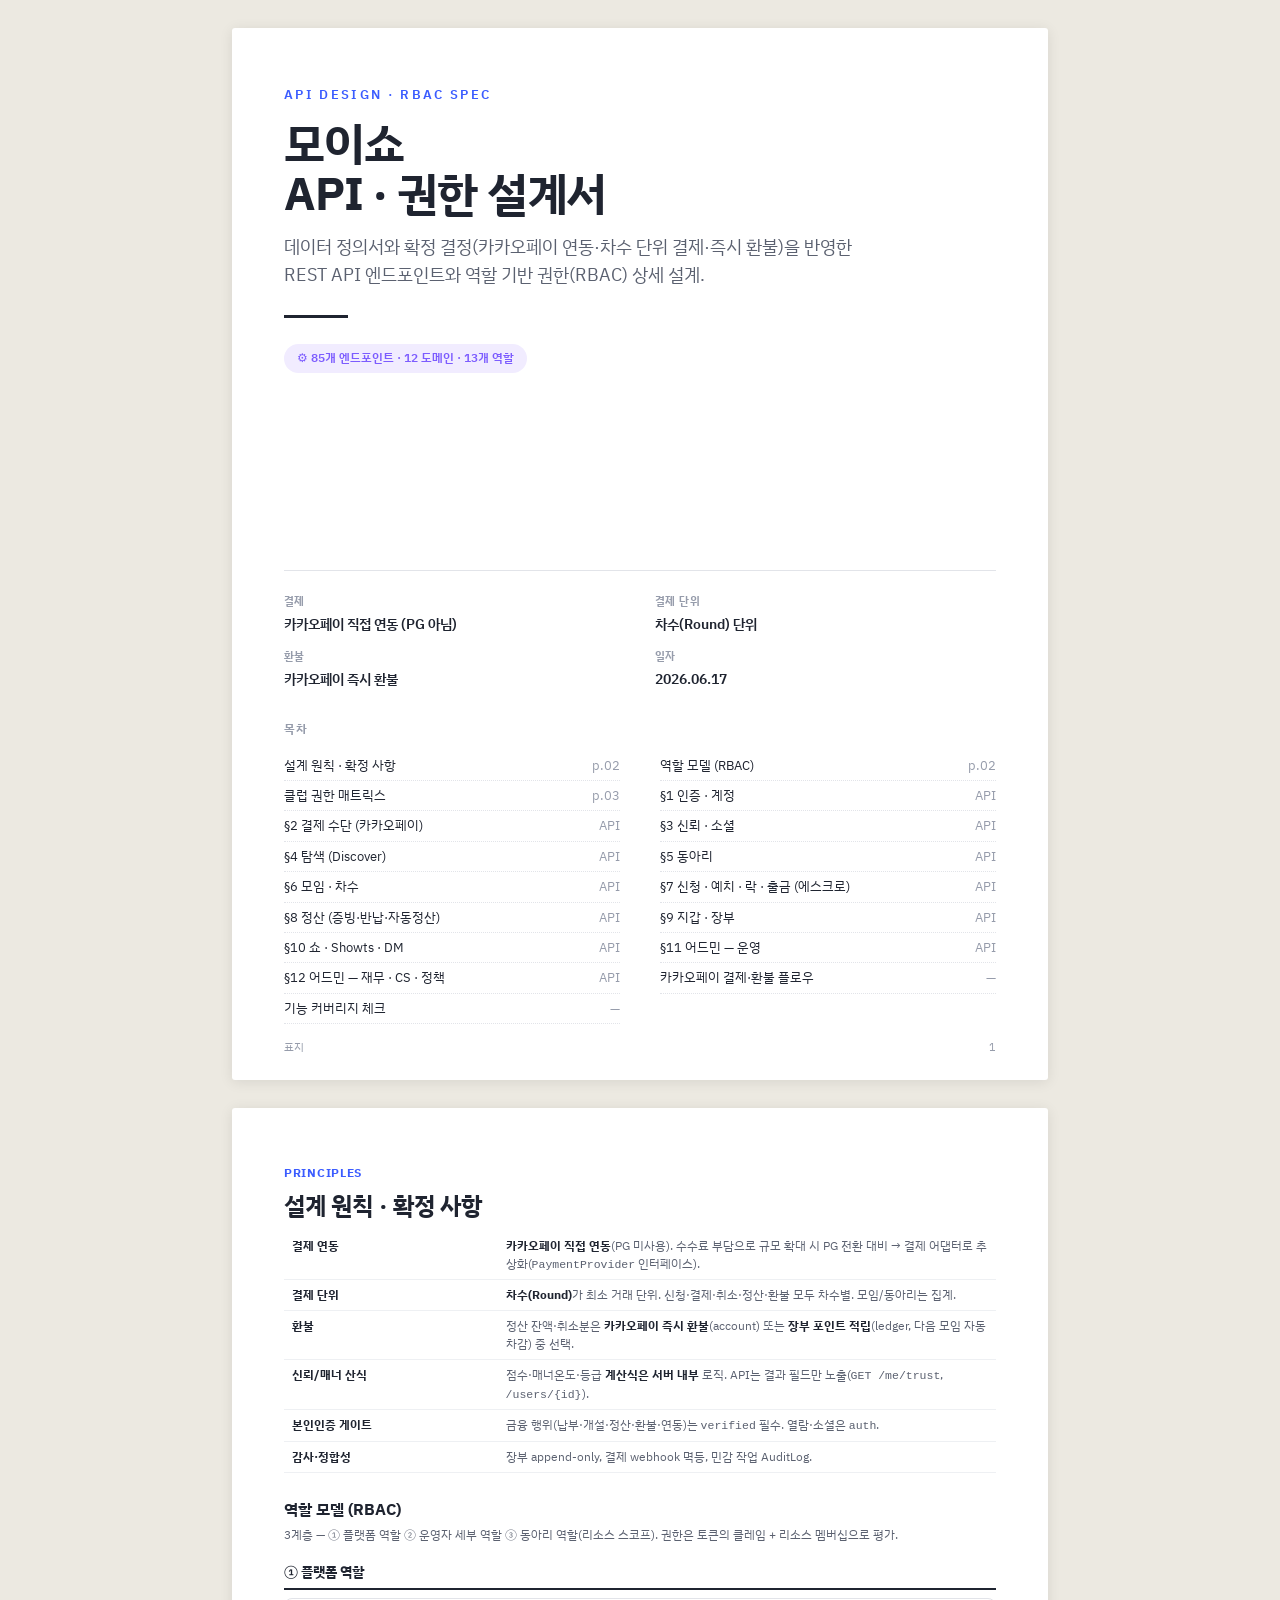
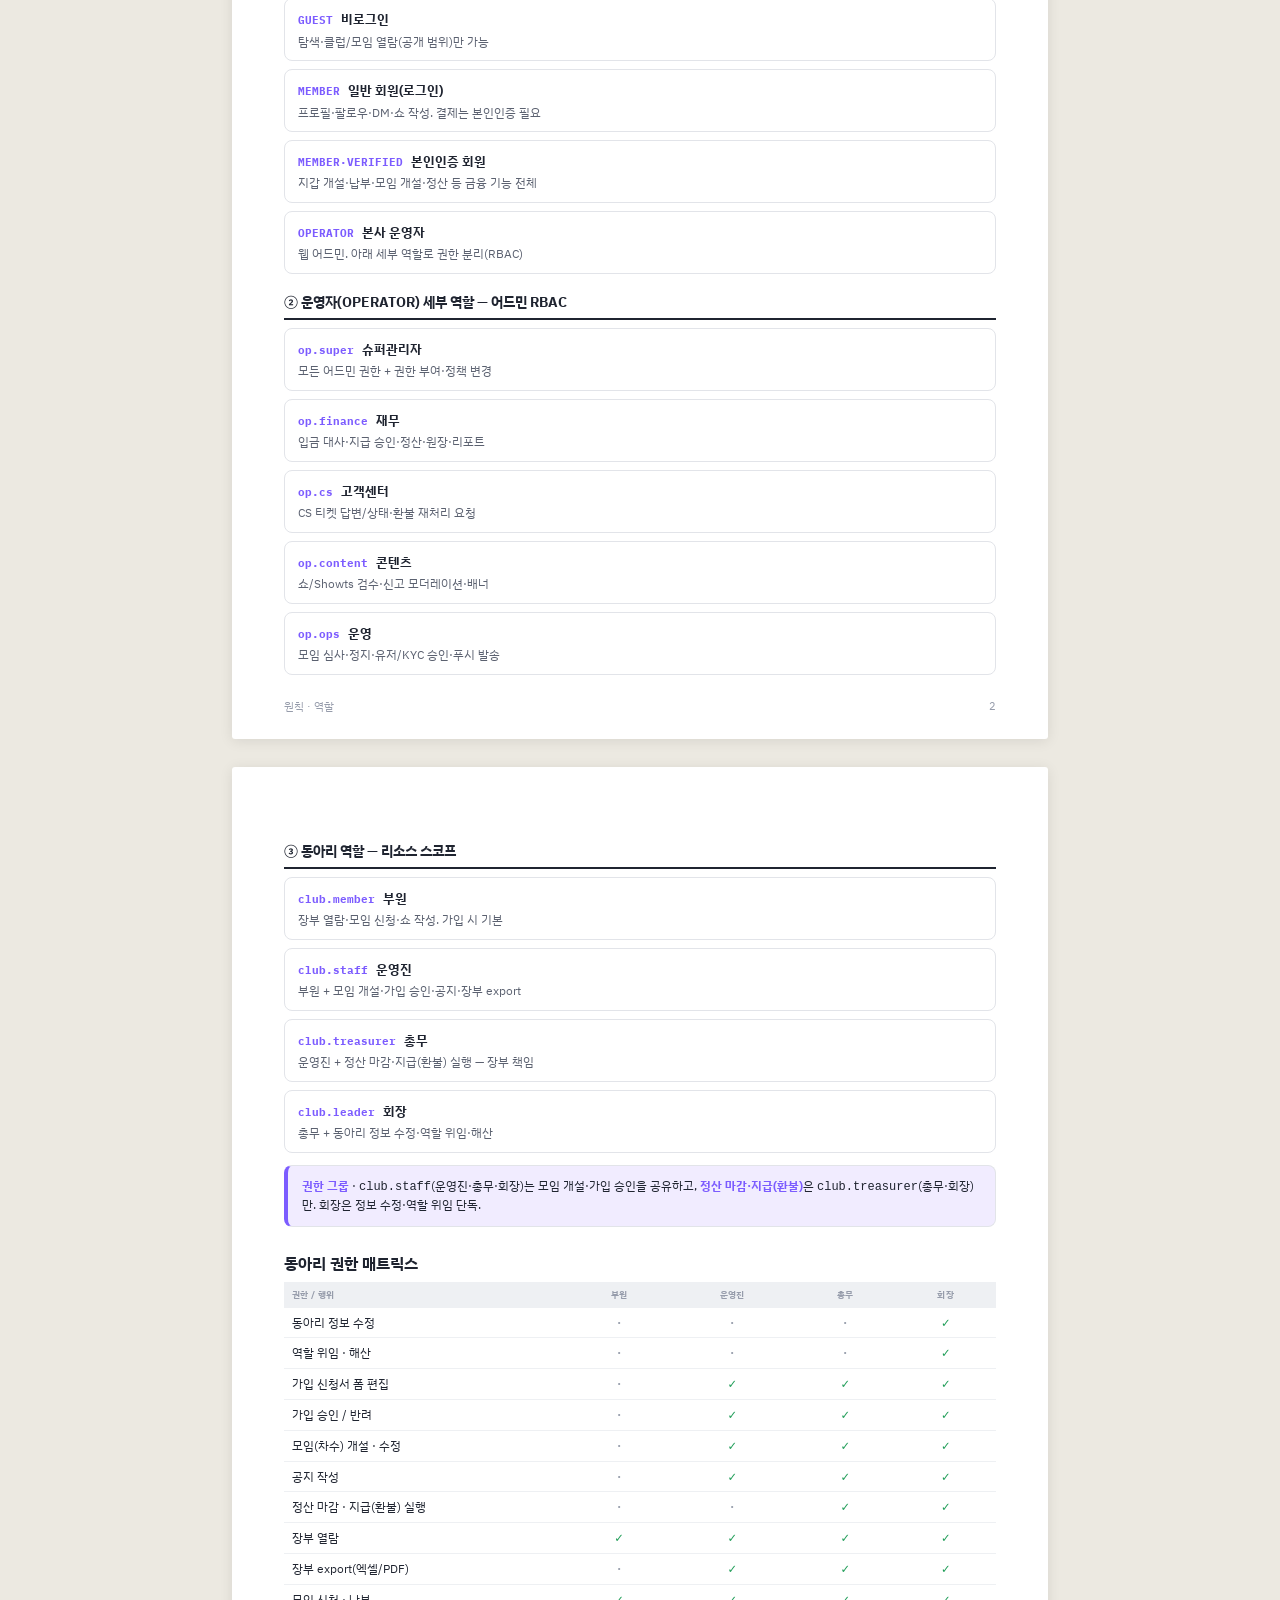
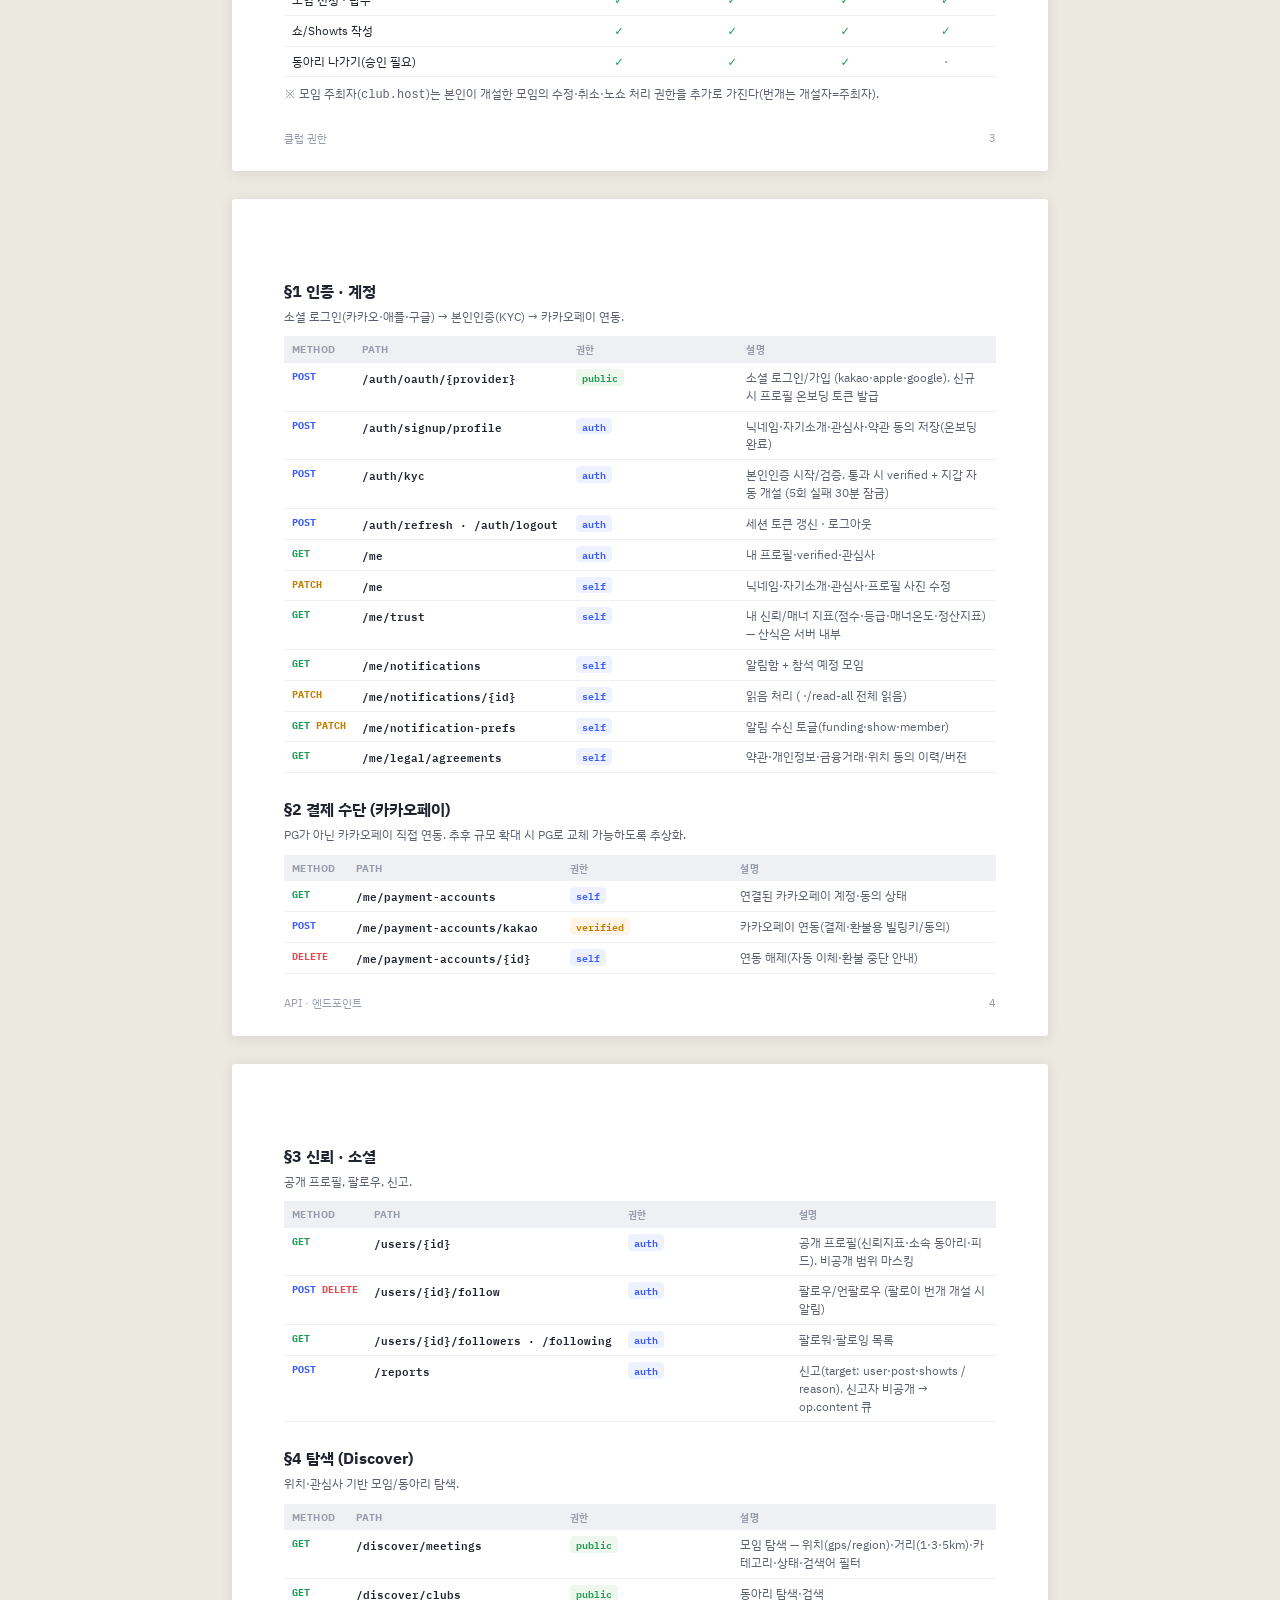
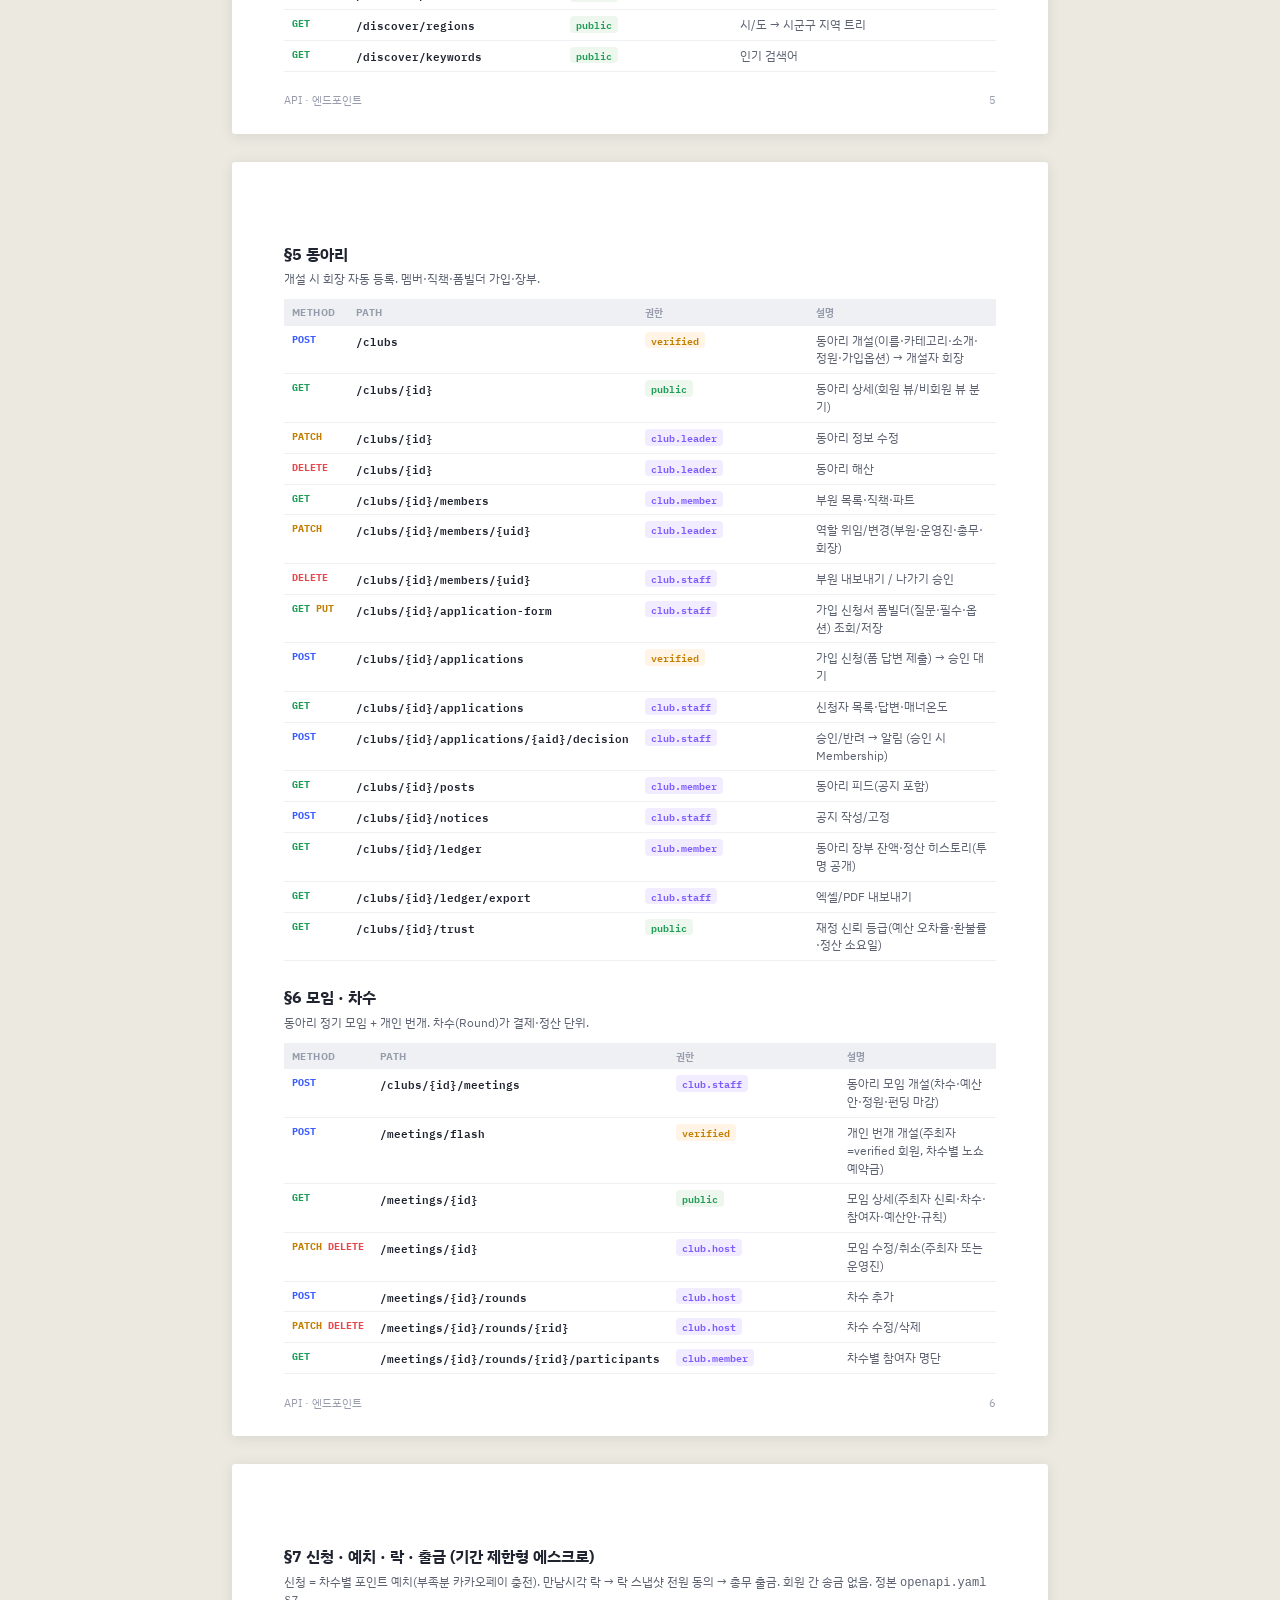
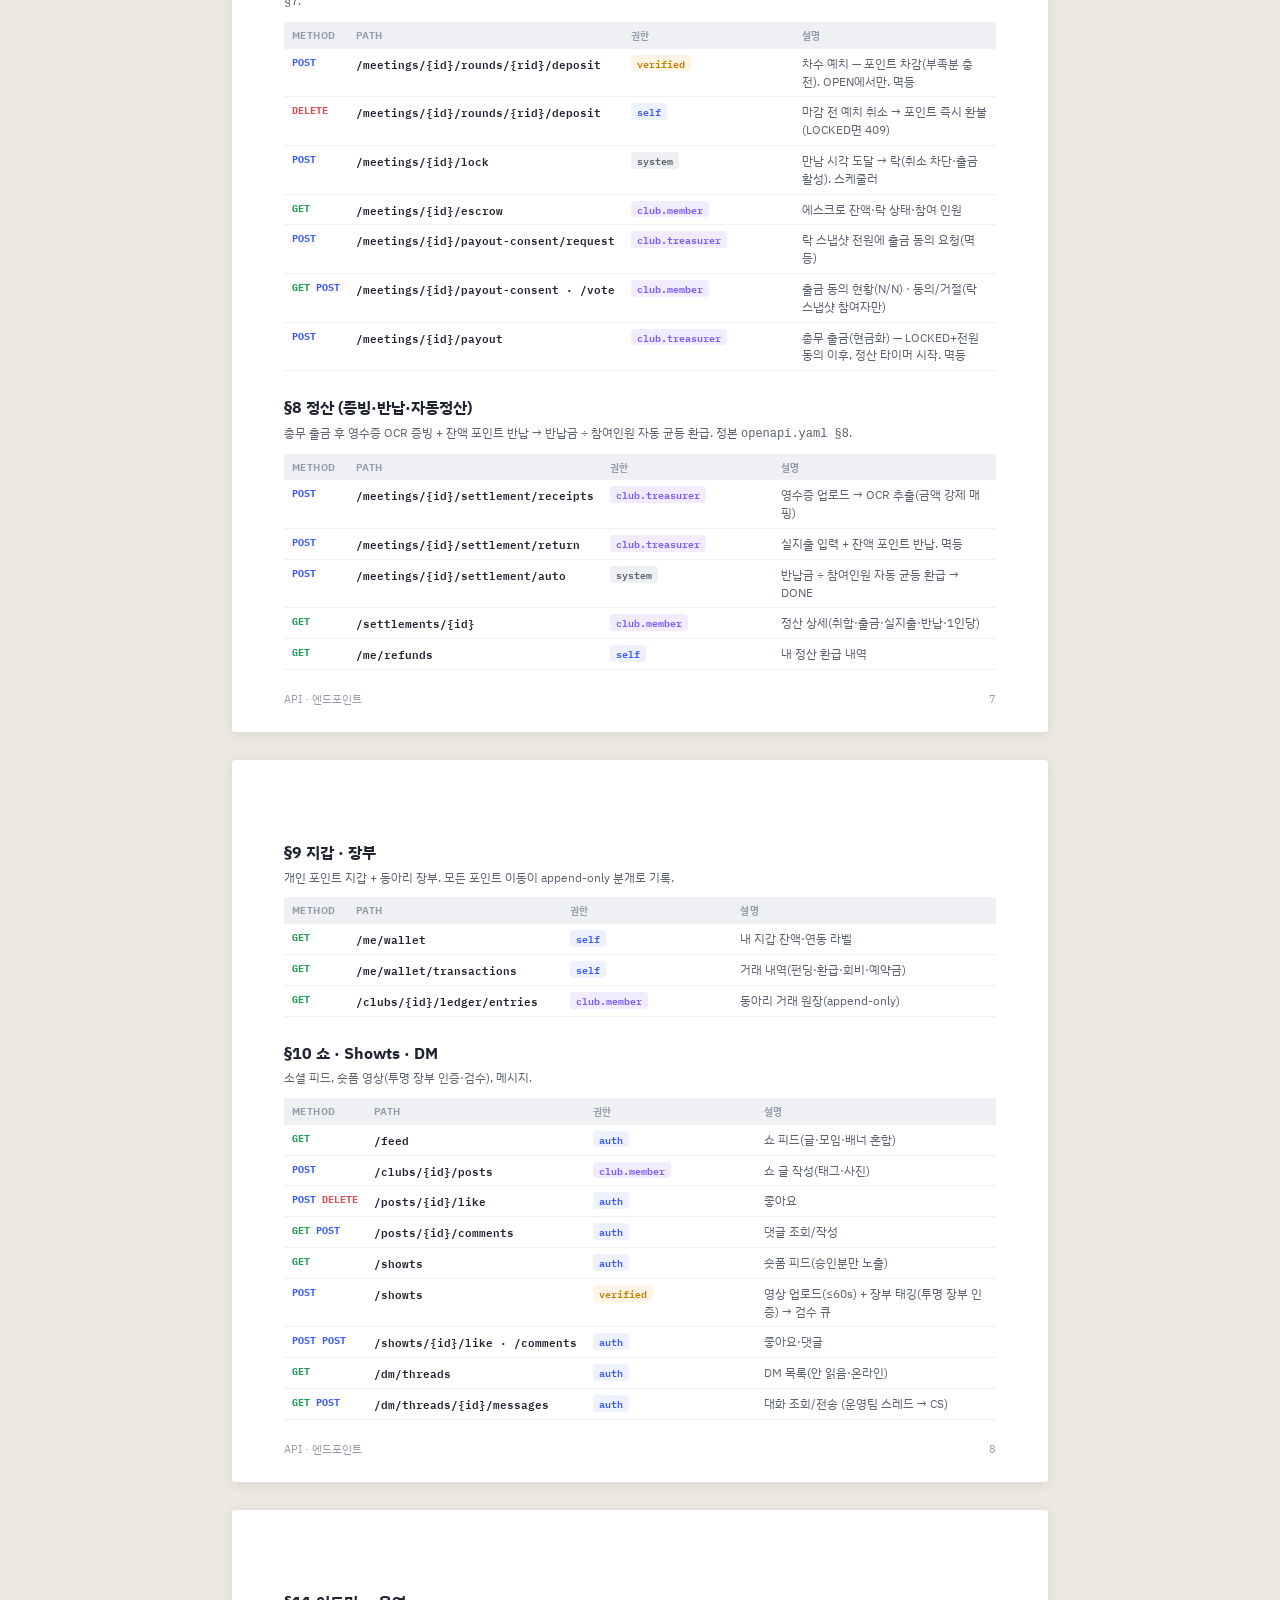
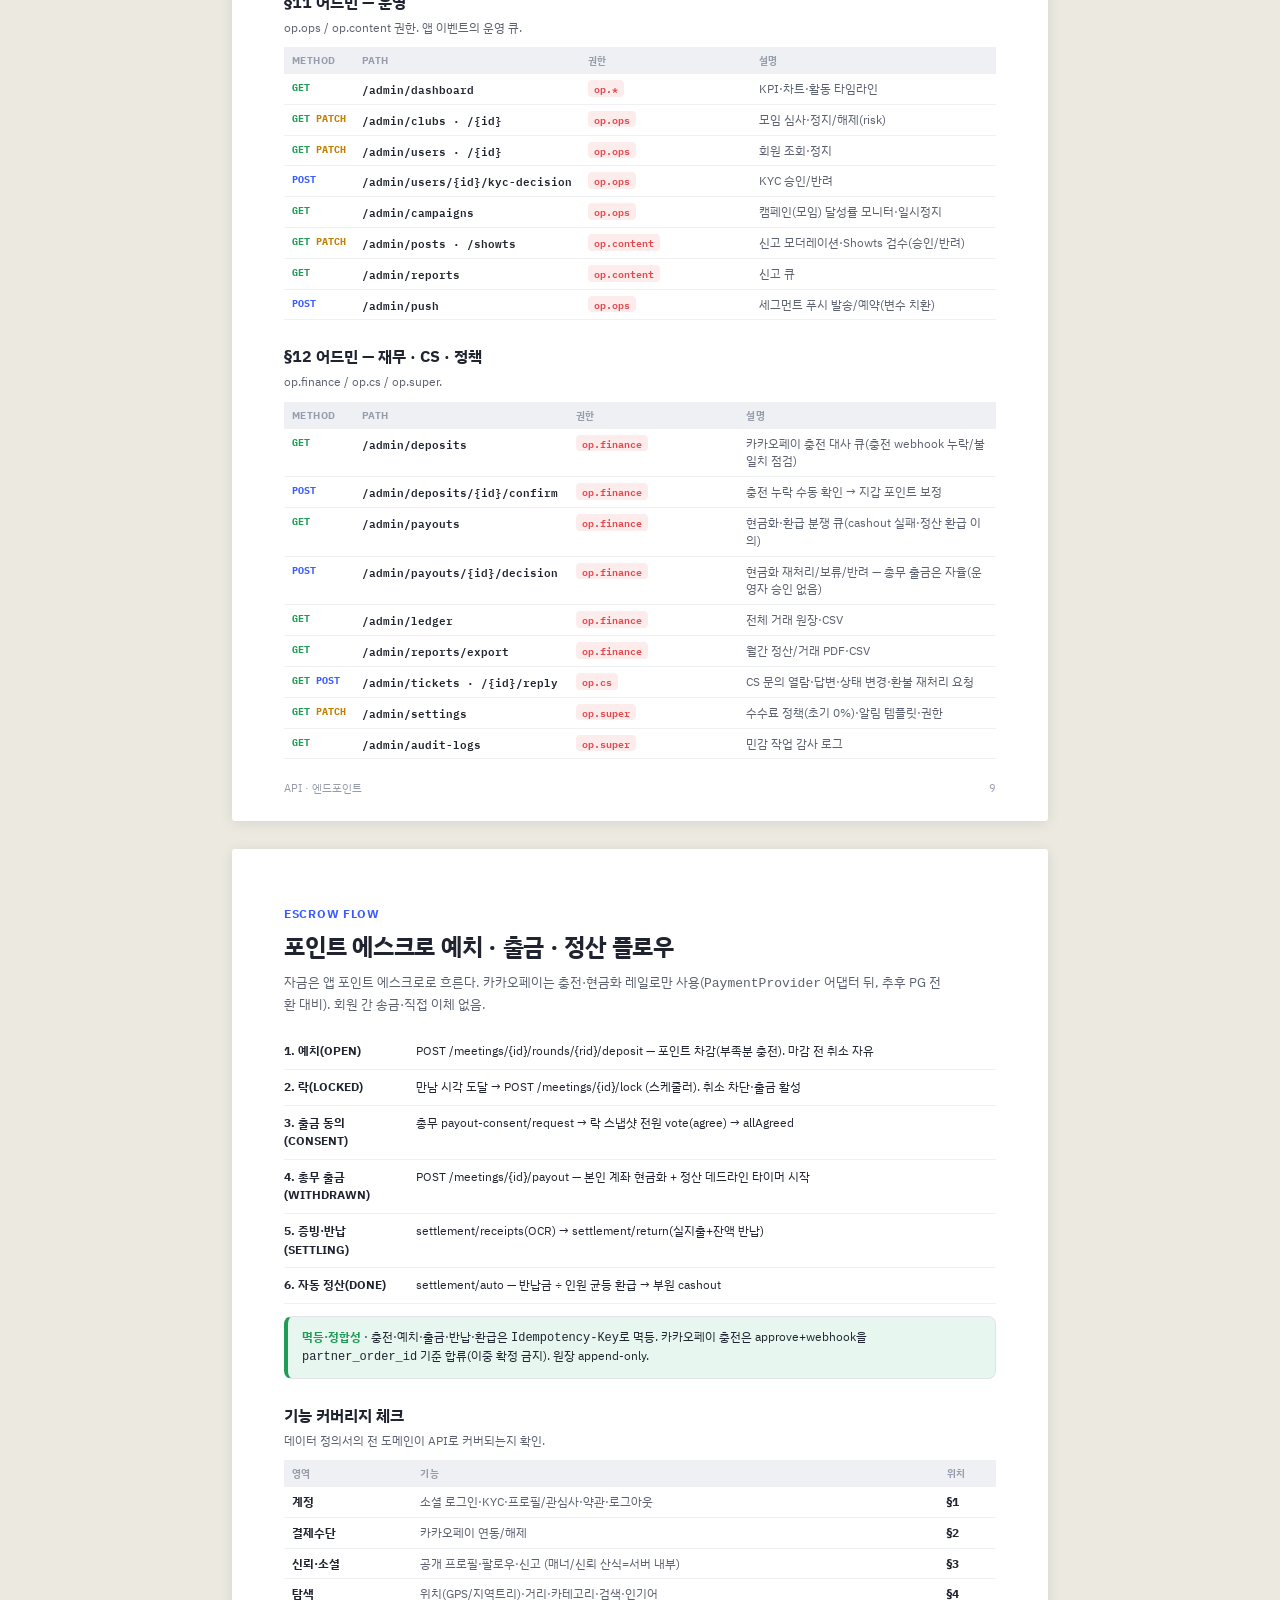
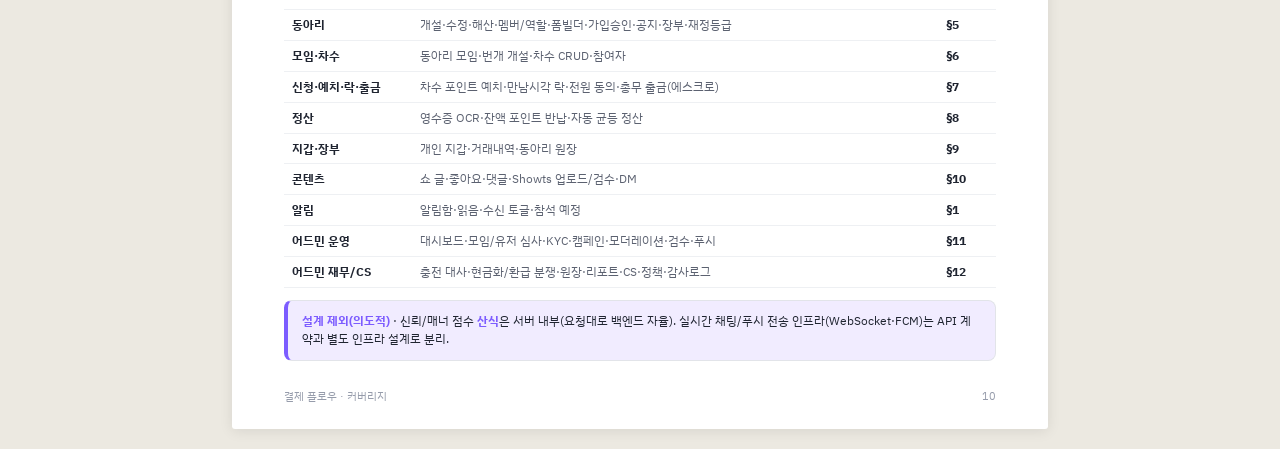
<file: docs/03_API_권한설계서.html>
<!DOCTYPE html><html lang="ko"><head><meta charset="utf-8"><meta name="viewport" content="width=device-width, initial-scale=1"><title>모이쇼 — API · 권한 설계서</title><link rel="preconnect" href="https://fonts.googleapis.com"><link rel="preconnect" href="https://fonts.gstatic.com" crossorigin><link href="https://fonts.googleapis.com/css2?family=IBM+Plex+Sans+KR:wght@400;500;600;700&family=IBM+Plex+Mono:wght@500;600;700&display=swap" rel="stylesheet"><style>
:root{--ink:#1f2430;--mut:#5b6170;--faint:#969cab;--line:#e2e4e9;--line2:#eef0f3;--paper:#ece9e1;--white:#fff;--ac:#3b5cff;--acsoft:#eef1ff;--pp:#7c5cff;--ppsoft:#f1ecff;--ok:#1f9d57;--oksoft:#e7f6ee;--warn:#c47f00;--warnsoft:#fdf3e2;--dang:#e5484d;--dangsoft:#fdecec;}
*{box-sizing:border-box;}html,body{margin:0;}
body{background:var(--paper);color:var(--ink);font-family:"IBM Plex Sans KR",system-ui,sans-serif;-webkit-font-smoothing:antialiased;line-height:1.55;font-size:13px;}
.page{width:816px;margin:28px auto;background:var(--white);box-shadow:0 2px 14px rgba(0,0,0,.09);border-radius:3px;padding:56px 52px;position:relative;}
.pg-foot{position:absolute;bottom:24px;left:52px;font-size:11px;color:var(--faint);}
.pg-num{position:absolute;bottom:24px;right:52px;font-size:11px;color:var(--faint);}
.cover{display:flex;flex-direction:column;min-height:940px;}
.cover .tagline{font-size:13px;letter-spacing:.18em;color:var(--ac);font-weight:600;text-transform:uppercase;}
.cover h1{font-size:46px;line-height:1.08;margin:14px 0 0;letter-spacing:-.025em;font-weight:700;}
.cover .sub{font-size:18px;color:var(--mut);margin-top:16px;max-width:580px;}
.cover .rule{height:3px;width:64px;background:var(--ink);margin:26px 0;}
.cover .pill{display:inline-flex;gap:7px;align-items:center;font-size:12px;font-weight:600;color:var(--pp);background:var(--ppsoft);border-radius:99px;padding:5px 13px;width:fit-content;}
.cover .meta{margin-top:auto;display:grid;grid-template-columns:repeat(2,1fr);gap:14px 30px;border-top:1px solid var(--line);padding-top:22px;}
.cover .meta b{display:block;font-size:11px;letter-spacing:.04em;color:var(--faint);text-transform:uppercase;margin-bottom:3px;}
.cover .meta span{font-size:14px;font-weight:600;}
.toc{margin-top:30px;}.toc h3{font-size:12px;letter-spacing:.05em;text-transform:uppercase;color:var(--faint);margin:0 0 12px;}
.toc ol{margin:0;padding:0;list-style:none;display:grid;grid-template-columns:1fr 1fr;gap:0 40px;}
.toc li{display:flex;justify-content:space-between;gap:8px;padding:5px 0;border-bottom:1px dotted var(--line);font-size:12.5px;}
.toc li span:last-child{color:var(--faint);}
.doc-h{font-size:12px;letter-spacing:.06em;text-transform:uppercase;color:var(--ac);font-weight:700;margin:0 0 4px;}
.doc-t{font-size:24px;font-weight:700;margin:0 0 7px;letter-spacing:-.01em;}
.doc-lead{font-size:13px;color:var(--mut);margin:0 0 20px;max-width:660px;}
h2.sec{font-size:16px;font-weight:700;margin:24px 0 4px;}
.sec-lead{font-size:12px;color:var(--mut);margin:0 0 10px;}
table{width:100%;border-collapse:collapse;font-size:11.5px;margin:6px 0;}
th{background:var(--line2);color:var(--faint);font-size:9.5px;text-transform:uppercase;letter-spacing:.04em;text-align:left;padding:6px 8px;font-weight:700;}
td{padding:6px 8px;border-bottom:1px solid var(--line2);color:var(--mut);vertical-align:top;}
td b{color:var(--ink);}
/* endpoint table */
.ep td.m{font-family:"IBM Plex Mono",monospace;font-weight:700;font-size:10px;white-space:nowrap;width:64px;}
.ep td.p{font-family:"IBM Plex Mono",monospace;color:var(--ink);font-weight:600;font-size:11px;white-space:nowrap;}
.ep td.perm{white-space:nowrap;}
.m .get{color:var(--ok);}.m .post{color:var(--ac);}.m .patch{color:var(--warn);}.m .del{color:var(--dang);}
.perm-tag{display:inline-block;font-family:"IBM Plex Mono",monospace;font-size:9.5px;font-weight:600;border-radius:4px;padding:1px 6px;background:var(--line2);color:var(--mut);}
.perm-tag.pub{background:#eef7ee;color:var(--ok);}
.perm-tag.auth{background:var(--acsoft);color:var(--ac);}
.perm-tag.ver{background:#fff4e6;color:var(--warn);}
.perm-tag.club{background:var(--ppsoft);color:var(--pp);}
.perm-tag.op{background:var(--dangsoft);color:var(--dang);}
.role-card{border:1px solid var(--line);border-radius:8px;padding:10px 13px;margin-bottom:8px;break-inside:avoid;}
.role-card .rn{font-family:"IBM Plex Mono",monospace;font-size:11px;font-weight:700;color:var(--pp);}
.role-card .rk{font-weight:700;color:var(--ink);margin-left:8px;font-size:13px;}
.role-card .rd{font-size:11.5px;color:var(--mut);margin-top:3px;}
.matrix th{font-size:9px;text-align:center;}
.matrix td{text-align:center;font-weight:700;}
.matrix td.lab{text-align:left;font-weight:400;color:var(--ink);}
.matrix .y{color:var(--ok);}.matrix .n{color:var(--faint);}
.callout{border:1px solid var(--line);border-left:4px solid var(--pp);background:var(--ppsoft);border-radius:8px;padding:11px 14px;font-size:12px;margin:12px 0;}
.callout b{color:var(--pp);}
.callout.ok{border-left-color:var(--ok);background:var(--oksoft);}.callout.ok b{color:var(--ok);}
.flowrow{display:grid;grid-template-columns:120px 1fr;gap:12px;padding:8px 0;border-bottom:1px solid var(--line2);font-size:12px;}
.flowrow b{color:var(--ink);}
.cov td.ck{text-align:center;color:var(--ok);font-weight:700;width:40px;}
h3.sub{font-size:13.5px;font-weight:700;margin:18px 0 8px;padding-bottom:5px;border-bottom:2px solid var(--ink);}
@media print{body{background:none;}.page{width:auto;margin:0;box-shadow:none;border-radius:0;padding:0;}.pg-foot,.pg-num{display:none;}.page+.page{break-before:page;}tr,.role-card,.flowrow{break-inside:avoid;}*{print-color-adjust:exact;-webkit-print-color-adjust:exact;}}
@page{margin:0.66in;}
</style></head><body><div class="page"><span class="pg-foot">표지</span><div class="cover">
<div class="tagline">API Design · RBAC Spec</div>
<h1>모이쇼<br>API · 권한 설계서</h1>
<div class="sub">데이터 정의서와 확정 결정(카카오페이 연동·차수 단위 결제·즉시 환불)을 반영한 REST API 엔드포인트와 역할 기반 권한(RBAC) 상세 설계.</div>
<div class="rule"></div>
<div class="pill">⚙ 85개 엔드포인트 · 12 도메인 · 13개 역할</div>
<div class="meta">
<div><b>결제</b><span>카카오페이 직접 연동 (PG 아님)</span></div>
<div><b>결제 단위</b><span>차수(Round) 단위</span></div>
<div><b>환불</b><span>카카오페이 즉시 환불</span></div>
<div><b>일자</b><span>2026.06.17</span></div>
</div>
<div class="toc"><h3>목차</h3><ol>
<li><span>설계 원칙 · 확정 사항</span><span>p.02</span></li>
<li><span>역할 모델 (RBAC)</span><span>p.02</span></li>
<li><span>클럽 권한 매트릭스</span><span>p.03</span></li>
<li><span>§1 인증 · 계정</span><span>API</span></li><li><span>§2 결제 수단 (카카오페이)</span><span>API</span></li><li><span>§3 신뢰 · 소셜</span><span>API</span></li><li><span>§4 탐색 (Discover)</span><span>API</span></li><li><span>§5 동아리</span><span>API</span></li><li><span>§6 모임 · 차수</span><span>API</span></li><li><span>§7 신청 · 예치 · 락 · 출금 (에스크로)</span><span>API</span></li><li><span>§8 정산 (증빙·반납·자동정산)</span><span>API</span></li><li><span>§9 지갑 · 장부</span><span>API</span></li><li><span>§10 쇼 · Showts · DM</span><span>API</span></li><li><span>§11 어드민 — 운영</span><span>API</span></li><li><span>§12 어드민 — 재무 · CS · 정책</span><span>API</span></li>
<li><span>카카오페이 결제·환불 플로우</span><span>—</span></li>
<li><span>기능 커버리지 체크</span><span>—</span></li>
</ol></div>
</div><span class="pg-num">1</span></div><div class="page"><span class="pg-foot">원칙 · 역할</span>
<div class="doc-h">Principles</div><div class="doc-t">설계 원칙 · 확정 사항</div>
<table><tbody>
<tr><td style="width:30%"><b>결제 연동</b></td><td><b>카카오페이 직접 연동</b>(PG 미사용). 수수료 부담으로 규모 확대 시 PG 전환 대비 → 결제 어댑터로 추상화(<code>PaymentProvider</code> 인터페이스).</td></tr>
<tr><td><b>결제 단위</b></td><td><b>차수(Round)</b>가 최소 거래 단위. 신청·결제·취소·정산·환불 모두 차수별. 모임/동아리는 집계.</td></tr>
<tr><td><b>환불</b></td><td>정산 잔액·취소분은 <b>카카오페이 즉시 환불</b>(account) 또는 <b>장부 포인트 적립</b>(ledger, 다음 모임 자동 차감) 중 선택.</td></tr>
<tr><td><b>신뢰/매너 산식</b></td><td>점수·매너온도·등급 <b>계산식은 서버 내부</b> 로직. API는 결과 필드만 노출(<code>GET /me/trust</code>, <code>/users/{id}</code>).</td></tr>
<tr><td><b>본인인증 게이트</b></td><td>금융 행위(납부·개설·정산·환불·연동)는 <code>verified</code> 필수. 열람·소셜은 <code>auth</code>.</td></tr>
<tr><td><b>감사·정합성</b></td><td>장부 append-only, 결제 webhook 멱등, 민감 작업 AuditLog.</td></tr>
</tbody></table>

<h2 class="sec">역할 모델 (RBAC)</h2>
<p class="sec-lead">3계층 — ① 플랫폼 역할 ② 운영자 세부 역할 ③ 동아리 역할(리소스 스코프). 권한은 토큰의 클레임 + 리소스 멤버십으로 평가.</p>
<h3 class="sub">① 플랫폼 역할</h3>
<div class="role-card"><span class="rn">GUEST</span><span class="rk">비로그인</span><div class="rd">탐색·클럽/모임 열람(공개 범위)만 가능</div></div><div class="role-card"><span class="rn">MEMBER</span><span class="rk">일반 회원(로그인)</span><div class="rd">프로필·팔로우·DM·쇼 작성. 결제는 본인인증 필요</div></div><div class="role-card"><span class="rn">MEMBER·VERIFIED</span><span class="rk">본인인증 회원</span><div class="rd">지갑 개설·납부·모임 개설·정산 등 금융 기능 전체</div></div><div class="role-card"><span class="rn">OPERATOR</span><span class="rk">본사 운영자</span><div class="rd">웹 어드민. 아래 세부 역할로 권한 분리(RBAC)</div></div>
<h3 class="sub">② 운영자(OPERATOR) 세부 역할 — 어드민 RBAC</h3>
<div class="role-card"><span class="rn">op.super</span><span class="rk">슈퍼관리자</span><div class="rd">모든 어드민 권한 + 권한 부여·정책 변경</div></div><div class="role-card"><span class="rn">op.finance</span><span class="rk">재무</span><div class="rd">입금 대사·지급 승인·정산·원장·리포트</div></div><div class="role-card"><span class="rn">op.cs</span><span class="rk">고객센터</span><div class="rd">CS 티켓 답변/상태·환불 재처리 요청</div></div><div class="role-card"><span class="rn">op.content</span><span class="rk">콘텐츠</span><div class="rd">쇼/Showts 검수·신고 모더레이션·배너</div></div><div class="role-card"><span class="rn">op.ops</span><span class="rk">운영</span><div class="rd">모임 심사·정지·유저/KYC 승인·푸시 발송</div></div>
<span class="pg-num">2</span></div><div class="page"><span class="pg-foot">클럽 권한</span>
<h3 class="sub">③ 동아리 역할 — 리소스 스코프</h3>
<div class="role-card"><span class="rn">club.member</span><span class="rk">부원</span><div class="rd">장부 열람·모임 신청·쇼 작성. 가입 시 기본</div></div><div class="role-card"><span class="rn">club.staff</span><span class="rk">운영진</span><div class="rd">부원 + 모임 개설·가입 승인·공지·장부 export</div></div><div class="role-card"><span class="rn">club.treasurer</span><span class="rk">총무</span><div class="rd">운영진 + 정산 마감·지급(환불) 실행 — 장부 책임</div></div><div class="role-card"><span class="rn">club.leader</span><span class="rk">회장</span><div class="rd">총무 + 동아리 정보 수정·역할 위임·해산</div></div>
<div class="callout"><b>권한 그룹</b> · <code>club.staff</code>(운영진·총무·회장)는 모임 개설·가입 승인을 공유하고, <b>정산 마감·지급(환불)</b>은 <code>club.treasurer</code>(총무·회장)만. 회장은 정보 수정·역할 위임 단독.</div>

<h2 class="sec">동아리 권한 매트릭스</h2>
<table class="matrix"><thead><tr><th style="text-align:left;width:40%">권한 / 행위</th><th>부원</th><th>운영진</th><th>총무</th><th>회장</th></tr></thead><tbody>
<tr><td class="lab">동아리 정보 수정</td><td class="n">·</td><td class="n">·</td><td class="n">·</td><td class="y">✓</td></tr><tr><td class="lab">역할 위임 · 해산</td><td class="n">·</td><td class="n">·</td><td class="n">·</td><td class="y">✓</td></tr><tr><td class="lab">가입 신청서 폼 편집</td><td class="n">·</td><td class="y">✓</td><td class="y">✓</td><td class="y">✓</td></tr><tr><td class="lab">가입 승인 / 반려</td><td class="n">·</td><td class="y">✓</td><td class="y">✓</td><td class="y">✓</td></tr><tr><td class="lab">모임(차수) 개설 · 수정</td><td class="n">·</td><td class="y">✓</td><td class="y">✓</td><td class="y">✓</td></tr><tr><td class="lab">공지 작성</td><td class="n">·</td><td class="y">✓</td><td class="y">✓</td><td class="y">✓</td></tr><tr><td class="lab">정산 마감 · 지급(환불) 실행</td><td class="n">·</td><td class="n">·</td><td class="y">✓</td><td class="y">✓</td></tr><tr><td class="lab">장부 열람</td><td class="y">✓</td><td class="y">✓</td><td class="y">✓</td><td class="y">✓</td></tr><tr><td class="lab">장부 export(엑셀/PDF)</td><td class="n">·</td><td class="y">✓</td><td class="y">✓</td><td class="y">✓</td></tr><tr><td class="lab">모임 신청 · 납부</td><td class="y">✓</td><td class="y">✓</td><td class="y">✓</td><td class="y">✓</td></tr><tr><td class="lab">쇼/Showts 작성</td><td class="y">✓</td><td class="y">✓</td><td class="y">✓</td><td class="y">✓</td></tr><tr><td class="lab">동아리 나가기(승인 필요)</td><td class="y">✓</td><td class="y">✓</td><td class="y">✓</td><td class="n">·</td></tr>
</tbody></table>
<p class="sec-lead" style="margin-top:8px">※ 모임 주최자(<code>club.host</code>)는 본인이 개설한 모임의 수정·취소·노쇼 처리 권한을 추가로 가진다(번개는 개설자=주최자).</p>
<span class="pg-num">3</span></div><div class="page"><span class="pg-foot">API · 엔드포인트</span><h2 class="sec">§1 인증 · 계정</h2><p class="sec-lead">소셜 로그인(카카오·애플·구글) → 본인인증(KYC) → 카카오페이 연동.</p>
  <table class="ep"><thead><tr><th style="width:62px">METHOD</th><th style="width:30%">PATH</th><th style="width:24%">권한</th><th>설명</th></tr></thead><tbody>
  <tr><td class="m"><span class="post">POST</span></td><td class="p">/auth/oauth/{provider}</td><td class="perm"><span class="perm-tag pub">public</span></td><td>소셜 로그인/가입 (kakao·apple·google). 신규 시 프로필 온보딩 토큰 발급</td></tr><tr><td class="m"><span class="post">POST</span></td><td class="p">/auth/signup/profile</td><td class="perm"><span class="perm-tag auth">auth</span></td><td>닉네임·자기소개·관심사·약관 동의 저장(온보딩 완료)</td></tr><tr><td class="m"><span class="post">POST</span></td><td class="p">/auth/kyc</td><td class="perm"><span class="perm-tag auth">auth</span></td><td>본인인증 시작/검증. 통과 시 verified + 지갑 자동 개설 (5회 실패 30분 잠금)</td></tr><tr><td class="m"><span class="post">POST</span></td><td class="p">/auth/refresh · /auth/logout</td><td class="perm"><span class="perm-tag auth">auth</span></td><td>세션 토큰 갱신 · 로그아웃</td></tr><tr><td class="m"><span class="get">GET</span></td><td class="p">/me</td><td class="perm"><span class="perm-tag auth">auth</span></td><td>내 프로필·verified·관심사</td></tr><tr><td class="m"><span class="patch">PATCH</span></td><td class="p">/me</td><td class="perm"><span class="perm-tag auth">self</span></td><td>닉네임·자기소개·관심사·프로필 사진 수정</td></tr><tr><td class="m"><span class="get">GET</span></td><td class="p">/me/trust</td><td class="perm"><span class="perm-tag auth">self</span></td><td>내 신뢰/매너 지표(점수·등급·매너온도·정산지표) — 산식은 서버 내부</td></tr><tr><td class="m"><span class="get">GET</span></td><td class="p">/me/notifications</td><td class="perm"><span class="perm-tag auth">self</span></td><td>알림함 + 참석 예정 모임</td></tr><tr><td class="m"><span class="patch">PATCH</span></td><td class="p">/me/notifications/{id}</td><td class="perm"><span class="perm-tag auth">self</span></td><td>읽음 처리 ( ·/read-all 전체 읽음)</td></tr><tr><td class="m"><span class="get">GET</span> <span class="patch">PATCH</span></td><td class="p">/me/notification-prefs</td><td class="perm"><span class="perm-tag auth">self</span></td><td>알림 수신 토글(funding·show·member)</td></tr><tr><td class="m"><span class="get">GET</span></td><td class="p">/me/legal/agreements</td><td class="perm"><span class="perm-tag auth">self</span></td><td>약관·개인정보·금융거래·위치 동의 이력/버전</td></tr>
  </tbody></table><h2 class="sec">§2 결제 수단 (카카오페이)</h2><p class="sec-lead">PG가 아닌 카카오페이 직접 연동. 추후 규모 확대 시 PG로 교체 가능하도록 추상화.</p>
  <table class="ep"><thead><tr><th style="width:62px">METHOD</th><th style="width:30%">PATH</th><th style="width:24%">권한</th><th>설명</th></tr></thead><tbody>
  <tr><td class="m"><span class="get">GET</span></td><td class="p">/me/payment-accounts</td><td class="perm"><span class="perm-tag auth">self</span></td><td>연결된 카카오페이 계정·동의 상태</td></tr><tr><td class="m"><span class="post">POST</span></td><td class="p">/me/payment-accounts/kakao</td><td class="perm"><span class="perm-tag ver">verified</span></td><td>카카오페이 연동(결제·환불용 빌링키/동의)</td></tr><tr><td class="m"><span class="del">DELETE</span></td><td class="p">/me/payment-accounts/{id}</td><td class="perm"><span class="perm-tag auth">self</span></td><td>연동 해제(자동 이체·환불 중단 안내)</td></tr>
  </tbody></table><span class="pg-num">4</span></div><div class="page"><span class="pg-foot">API · 엔드포인트</span><h2 class="sec">§3 신뢰 · 소셜</h2><p class="sec-lead">공개 프로필, 팔로우, 신고.</p>
  <table class="ep"><thead><tr><th style="width:62px">METHOD</th><th style="width:30%">PATH</th><th style="width:24%">권한</th><th>설명</th></tr></thead><tbody>
  <tr><td class="m"><span class="get">GET</span></td><td class="p">/users/{id}</td><td class="perm"><span class="perm-tag auth">auth</span></td><td>공개 프로필(신뢰지표·소속 동아리·피드). 비공개 범위 마스킹</td></tr><tr><td class="m"><span class="post">POST</span> <span class="del">DELETE</span></td><td class="p">/users/{id}/follow</td><td class="perm"><span class="perm-tag auth">auth</span></td><td>팔로우/언팔로우 (팔로이 번개 개설 시 알림)</td></tr><tr><td class="m"><span class="get">GET</span></td><td class="p">/users/{id}/followers · /following</td><td class="perm"><span class="perm-tag auth">auth</span></td><td>팔로워·팔로잉 목록</td></tr><tr><td class="m"><span class="post">POST</span></td><td class="p">/reports</td><td class="perm"><span class="perm-tag auth">auth</span></td><td>신고(target: user·post·showts / reason). 신고자 비공개 → op.content 큐</td></tr>
  </tbody></table><h2 class="sec">§4 탐색 (Discover)</h2><p class="sec-lead">위치·관심사 기반 모임/동아리 탐색.</p>
  <table class="ep"><thead><tr><th style="width:62px">METHOD</th><th style="width:30%">PATH</th><th style="width:24%">권한</th><th>설명</th></tr></thead><tbody>
  <tr><td class="m"><span class="get">GET</span></td><td class="p">/discover/meetings</td><td class="perm"><span class="perm-tag pub">public</span></td><td>모임 탐색 — 위치(gps/region)·거리(1·3·5km)·카테고리·상태·검색어 필터</td></tr><tr><td class="m"><span class="get">GET</span></td><td class="p">/discover/clubs</td><td class="perm"><span class="perm-tag pub">public</span></td><td>동아리 탐색·검색</td></tr><tr><td class="m"><span class="get">GET</span></td><td class="p">/discover/regions</td><td class="perm"><span class="perm-tag pub">public</span></td><td>시/도 → 시군구 지역 트리</td></tr><tr><td class="m"><span class="get">GET</span></td><td class="p">/discover/keywords</td><td class="perm"><span class="perm-tag pub">public</span></td><td>인기 검색어</td></tr>
  </tbody></table><span class="pg-num">5</span></div><div class="page"><span class="pg-foot">API · 엔드포인트</span><h2 class="sec">§5 동아리</h2><p class="sec-lead">개설 시 회장 자동 등록. 멤버·직책·폼빌더 가입·장부.</p>
  <table class="ep"><thead><tr><th style="width:62px">METHOD</th><th style="width:30%">PATH</th><th style="width:24%">권한</th><th>설명</th></tr></thead><tbody>
  <tr><td class="m"><span class="post">POST</span></td><td class="p">/clubs</td><td class="perm"><span class="perm-tag ver">verified</span></td><td>동아리 개설(이름·카테고리·소개·정원·가입옵션) → 개설자 회장</td></tr><tr><td class="m"><span class="get">GET</span></td><td class="p">/clubs/{id}</td><td class="perm"><span class="perm-tag pub">public</span></td><td>동아리 상세(회원 뷰/비회원 뷰 분기)</td></tr><tr><td class="m"><span class="patch">PATCH</span></td><td class="p">/clubs/{id}</td><td class="perm"><span class="perm-tag club">club.leader</span></td><td>동아리 정보 수정</td></tr><tr><td class="m"><span class="del">DELETE</span></td><td class="p">/clubs/{id}</td><td class="perm"><span class="perm-tag club">club.leader</span></td><td>동아리 해산</td></tr><tr><td class="m"><span class="get">GET</span></td><td class="p">/clubs/{id}/members</td><td class="perm"><span class="perm-tag club">club.member</span></td><td>부원 목록·직책·파트</td></tr><tr><td class="m"><span class="patch">PATCH</span></td><td class="p">/clubs/{id}/members/{uid}</td><td class="perm"><span class="perm-tag club">club.leader</span></td><td>역할 위임/변경(부원·운영진·총무·회장)</td></tr><tr><td class="m"><span class="del">DELETE</span></td><td class="p">/clubs/{id}/members/{uid}</td><td class="perm"><span class="perm-tag club">club.staff</span></td><td>부원 내보내기 / 나가기 승인</td></tr><tr><td class="m"><span class="get">GET</span> <span class="patch">PUT</span></td><td class="p">/clubs/{id}/application-form</td><td class="perm"><span class="perm-tag club">club.staff</span></td><td>가입 신청서 폼빌더(질문·필수·옵션) 조회/저장</td></tr><tr><td class="m"><span class="post">POST</span></td><td class="p">/clubs/{id}/applications</td><td class="perm"><span class="perm-tag ver">verified</span></td><td>가입 신청(폼 답변 제출) → 승인 대기</td></tr><tr><td class="m"><span class="get">GET</span></td><td class="p">/clubs/{id}/applications</td><td class="perm"><span class="perm-tag club">club.staff</span></td><td>신청자 목록·답변·매너온도</td></tr><tr><td class="m"><span class="post">POST</span></td><td class="p">/clubs/{id}/applications/{aid}/decision</td><td class="perm"><span class="perm-tag club">club.staff</span></td><td>승인/반려 → 알림 (승인 시 Membership)</td></tr><tr><td class="m"><span class="get">GET</span></td><td class="p">/clubs/{id}/posts</td><td class="perm"><span class="perm-tag club">club.member</span></td><td>동아리 피드(공지 포함)</td></tr><tr><td class="m"><span class="post">POST</span></td><td class="p">/clubs/{id}/notices</td><td class="perm"><span class="perm-tag club">club.staff</span></td><td>공지 작성/고정</td></tr><tr><td class="m"><span class="get">GET</span></td><td class="p">/clubs/{id}/ledger</td><td class="perm"><span class="perm-tag club">club.member</span></td><td>동아리 장부 잔액·정산 히스토리(투명 공개)</td></tr><tr><td class="m"><span class="get">GET</span></td><td class="p">/clubs/{id}/ledger/export</td><td class="perm"><span class="perm-tag club">club.staff</span></td><td>엑셀/PDF 내보내기</td></tr><tr><td class="m"><span class="get">GET</span></td><td class="p">/clubs/{id}/trust</td><td class="perm"><span class="perm-tag pub">public</span></td><td>재정 신뢰 등급(예산 오차율·환불률·정산 소요일)</td></tr>
  </tbody></table><h2 class="sec">§6 모임 · 차수</h2><p class="sec-lead">동아리 정기 모임 + 개인 번개. 차수(Round)가 결제·정산 단위.</p>
  <table class="ep"><thead><tr><th style="width:62px">METHOD</th><th style="width:30%">PATH</th><th style="width:24%">권한</th><th>설명</th></tr></thead><tbody>
  <tr><td class="m"><span class="post">POST</span></td><td class="p">/clubs/{id}/meetings</td><td class="perm"><span class="perm-tag club">club.staff</span></td><td>동아리 모임 개설(차수·예산안·정원·펀딩 마감)</td></tr><tr><td class="m"><span class="post">POST</span></td><td class="p">/meetings/flash</td><td class="perm"><span class="perm-tag ver">verified</span></td><td>개인 번개 개설(주최자=verified 회원, 차수별 노쇼 예약금)</td></tr><tr><td class="m"><span class="get">GET</span></td><td class="p">/meetings/{id}</td><td class="perm"><span class="perm-tag pub">public</span></td><td>모임 상세(주최자 신뢰·차수·참여자·예산안·규칙)</td></tr><tr><td class="m"><span class="patch">PATCH</span> <span class="del">DELETE</span></td><td class="p">/meetings/{id}</td><td class="perm"><span class="perm-tag club">club.host</span></td><td>모임 수정/취소(주최자 또는 운영진)</td></tr><tr><td class="m"><span class="post">POST</span></td><td class="p">/meetings/{id}/rounds</td><td class="perm"><span class="perm-tag club">club.host</span></td><td>차수 추가</td></tr><tr><td class="m"><span class="patch">PATCH</span> <span class="del">DELETE</span></td><td class="p">/meetings/{id}/rounds/{rid}</td><td class="perm"><span class="perm-tag club">club.host</span></td><td>차수 수정/삭제</td></tr><tr><td class="m"><span class="get">GET</span></td><td class="p">/meetings/{id}/rounds/{rid}/participants</td><td class="perm"><span class="perm-tag club">club.member</span></td><td>차수별 참여자 명단</td></tr>
  </tbody></table><span class="pg-num">6</span></div><div class="page"><span class="pg-foot">API · 엔드포인트</span><h2 class="sec">§7 신청 · 예치 · 락 · 출금 (기간 제한형 에스크로)</h2><p class="sec-lead">신청 = 차수별 포인트 예치(부족분 카카오페이 충전). 만남시각 락 → 락 스냅샷 전원 동의 → 총무 출금. 회원 간 송금 없음. 정본 <code>openapi.yaml §7</code>.</p>
  <table class="ep"><thead><tr><th style="width:62px">METHOD</th><th style="width:30%">PATH</th><th style="width:24%">권한</th><th>설명</th></tr></thead><tbody>
  <tr><td class="m"><span class="post">POST</span></td><td class="p">/meetings/{id}/rounds/{rid}/deposit</td><td class="perm"><span class="perm-tag ver">verified</span></td><td>차수 예치 — 포인트 차감(부족분 충전). OPEN에서만. 멱등</td></tr><tr><td class="m"><span class="del">DELETE</span></td><td class="p">/meetings/{id}/rounds/{rid}/deposit</td><td class="perm"><span class="perm-tag auth">self</span></td><td>마감 전 예치 취소 → 포인트 즉시 환불 (LOCKED면 409)</td></tr><tr><td class="m"><span class="post">POST</span></td><td class="p">/meetings/{id}/lock</td><td class="perm"><span class="perm-tag ">system</span></td><td>만남 시각 도달 → 락(취소 차단·출금 활성). 스케줄러</td></tr><tr><td class="m"><span class="get">GET</span></td><td class="p">/meetings/{id}/escrow</td><td class="perm"><span class="perm-tag club">club.member</span></td><td>에스크로 잔액·락 상태·참여 인원</td></tr><tr><td class="m"><span class="post">POST</span></td><td class="p">/meetings/{id}/payout-consent/request</td><td class="perm"><span class="perm-tag club">club.treasurer</span></td><td>락 스냅샷 전원에 출금 동의 요청(멱등)</td></tr><tr><td class="m"><span class="get">GET</span> <span class="post">POST</span></td><td class="p">/meetings/{id}/payout-consent · /vote</td><td class="perm"><span class="perm-tag club">club.member</span></td><td>출금 동의 현황(N/N) · 동의/거절(락 스냅샷 참여자만)</td></tr><tr><td class="m"><span class="post">POST</span></td><td class="p">/meetings/{id}/payout</td><td class="perm"><span class="perm-tag club">club.treasurer</span></td><td>총무 출금(현금화) — LOCKED+전원 동의 이후, 정산 타이머 시작. 멱등</td></tr>
  </tbody></table><h2 class="sec">§8 정산 (증빙·반납·자동정산)</h2><p class="sec-lead">총무 출금 후 영수증 OCR 증빙 + 잔액 포인트 반납 → 반납금 ÷ 참여인원 자동 균등 환급. 정본 <code>openapi.yaml §8</code>.</p>
  <table class="ep"><thead><tr><th style="width:62px">METHOD</th><th style="width:30%">PATH</th><th style="width:24%">권한</th><th>설명</th></tr></thead><tbody>
  <tr><td class="m"><span class="post">POST</span></td><td class="p">/meetings/{id}/settlement/receipts</td><td class="perm"><span class="perm-tag club">club.treasurer</span></td><td>영수증 업로드 → OCR 추출(금액 강제 매핑)</td></tr><tr><td class="m"><span class="post">POST</span></td><td class="p">/meetings/{id}/settlement/return</td><td class="perm"><span class="perm-tag club">club.treasurer</span></td><td>실지출 입력 + 잔액 포인트 반납. 멱등</td></tr><tr><td class="m"><span class="post">POST</span></td><td class="p">/meetings/{id}/settlement/auto</td><td class="perm"><span class="perm-tag ">system</span></td><td>반납금 ÷ 참여인원 자동 균등 환급 → DONE</td></tr><tr><td class="m"><span class="get">GET</span></td><td class="p">/settlements/{id}</td><td class="perm"><span class="perm-tag club">club.member</span></td><td>정산 상세(취합·출금·실지출·반납·1인당)</td></tr><tr><td class="m"><span class="get">GET</span></td><td class="p">/me/refunds</td><td class="perm"><span class="perm-tag auth">self</span></td><td>내 정산 환급 내역</td></tr>
  </tbody></table><span class="pg-num">7</span></div><div class="page"><span class="pg-foot">API · 엔드포인트</span><h2 class="sec">§9 지갑 · 장부</h2><p class="sec-lead">개인 포인트 지갑 + 동아리 장부. 모든 포인트 이동이 append-only 분개로 기록.</p>
  <table class="ep"><thead><tr><th style="width:62px">METHOD</th><th style="width:30%">PATH</th><th style="width:24%">권한</th><th>설명</th></tr></thead><tbody>
  <tr><td class="m"><span class="get">GET</span></td><td class="p">/me/wallet</td><td class="perm"><span class="perm-tag auth">self</span></td><td>내 지갑 잔액·연동 라벨</td></tr><tr><td class="m"><span class="get">GET</span></td><td class="p">/me/wallet/transactions</td><td class="perm"><span class="perm-tag auth">self</span></td><td>거래 내역(펀딩·환급·회비·예약금)</td></tr><tr><td class="m"><span class="get">GET</span></td><td class="p">/clubs/{id}/ledger/entries</td><td class="perm"><span class="perm-tag club">club.member</span></td><td>동아리 거래 원장(append-only)</td></tr>
  </tbody></table><h2 class="sec">§10 쇼 · Showts · DM</h2><p class="sec-lead">소셜 피드, 숏폼 영상(투명 장부 인증·검수), 메시지.</p>
  <table class="ep"><thead><tr><th style="width:62px">METHOD</th><th style="width:30%">PATH</th><th style="width:24%">권한</th><th>설명</th></tr></thead><tbody>
  <tr><td class="m"><span class="get">GET</span></td><td class="p">/feed</td><td class="perm"><span class="perm-tag auth">auth</span></td><td>쇼 피드(글·모임·배너 혼합)</td></tr><tr><td class="m"><span class="post">POST</span></td><td class="p">/clubs/{id}/posts</td><td class="perm"><span class="perm-tag club">club.member</span></td><td>쇼 글 작성(태그·사진)</td></tr><tr><td class="m"><span class="post">POST</span> <span class="del">DELETE</span></td><td class="p">/posts/{id}/like</td><td class="perm"><span class="perm-tag auth">auth</span></td><td>좋아요</td></tr><tr><td class="m"><span class="get">GET</span> <span class="post">POST</span></td><td class="p">/posts/{id}/comments</td><td class="perm"><span class="perm-tag auth">auth</span></td><td>댓글 조회/작성</td></tr><tr><td class="m"><span class="get">GET</span></td><td class="p">/showts</td><td class="perm"><span class="perm-tag auth">auth</span></td><td>숏폼 피드(승인분만 노출)</td></tr><tr><td class="m"><span class="post">POST</span></td><td class="p">/showts</td><td class="perm"><span class="perm-tag ver">verified</span></td><td>영상 업로드(≤60s) + 장부 태깅(투명 장부 인증) → 검수 큐</td></tr><tr><td class="m"><span class="post">POST</span> <span class="post">POST</span></td><td class="p">/showts/{id}/like · /comments</td><td class="perm"><span class="perm-tag auth">auth</span></td><td>좋아요·댓글</td></tr><tr><td class="m"><span class="get">GET</span></td><td class="p">/dm/threads</td><td class="perm"><span class="perm-tag auth">auth</span></td><td>DM 목록(안 읽음·온라인)</td></tr><tr><td class="m"><span class="get">GET</span> <span class="post">POST</span></td><td class="p">/dm/threads/{id}/messages</td><td class="perm"><span class="perm-tag auth">auth</span></td><td>대화 조회/전송 (운영팀 스레드 → CS)</td></tr>
  </tbody></table><span class="pg-num">8</span></div><div class="page"><span class="pg-foot">API · 엔드포인트</span><h2 class="sec">§11 어드민 — 운영</h2><p class="sec-lead">op.ops / op.content 권한. 앱 이벤트의 운영 큐.</p>
  <table class="ep"><thead><tr><th style="width:62px">METHOD</th><th style="width:30%">PATH</th><th style="width:24%">권한</th><th>설명</th></tr></thead><tbody>
  <tr><td class="m"><span class="get">GET</span></td><td class="p">/admin/dashboard</td><td class="perm"><span class="perm-tag op">op.*</span></td><td>KPI·차트·활동 타임라인</td></tr><tr><td class="m"><span class="get">GET</span> <span class="patch">PATCH</span></td><td class="p">/admin/clubs · /{id}</td><td class="perm"><span class="perm-tag op">op.ops</span></td><td>모임 심사·정지/해제(risk)</td></tr><tr><td class="m"><span class="get">GET</span> <span class="patch">PATCH</span></td><td class="p">/admin/users · /{id}</td><td class="perm"><span class="perm-tag op">op.ops</span></td><td>회원 조회·정지</td></tr><tr><td class="m"><span class="post">POST</span></td><td class="p">/admin/users/{id}/kyc-decision</td><td class="perm"><span class="perm-tag op">op.ops</span></td><td>KYC 승인/반려</td></tr><tr><td class="m"><span class="get">GET</span></td><td class="p">/admin/campaigns</td><td class="perm"><span class="perm-tag op">op.ops</span></td><td>캠페인(모임) 달성률 모니터·일시정지</td></tr><tr><td class="m"><span class="get">GET</span> <span class="patch">PATCH</span></td><td class="p">/admin/posts · /showts</td><td class="perm"><span class="perm-tag op">op.content</span></td><td>신고 모더레이션·Showts 검수(승인/반려)</td></tr><tr><td class="m"><span class="get">GET</span></td><td class="p">/admin/reports</td><td class="perm"><span class="perm-tag op">op.content</span></td><td>신고 큐</td></tr><tr><td class="m"><span class="post">POST</span></td><td class="p">/admin/push</td><td class="perm"><span class="perm-tag op">op.ops</span></td><td>세그먼트 푸시 발송/예약(변수 치환)</td></tr>
  </tbody></table><h2 class="sec">§12 어드민 — 재무 · CS · 정책</h2><p class="sec-lead">op.finance / op.cs / op.super.</p>
  <table class="ep"><thead><tr><th style="width:62px">METHOD</th><th style="width:30%">PATH</th><th style="width:24%">권한</th><th>설명</th></tr></thead><tbody>
  <tr><td class="m"><span class="get">GET</span></td><td class="p">/admin/deposits</td><td class="perm"><span class="perm-tag op">op.finance</span></td><td>카카오페이 충전 대사 큐(충전 webhook 누락/불일치 점검)</td></tr><tr><td class="m"><span class="post">POST</span></td><td class="p">/admin/deposits/{id}/confirm</td><td class="perm"><span class="perm-tag op">op.finance</span></td><td>충전 누락 수동 확인 → 지갑 포인트 보정</td></tr><tr><td class="m"><span class="get">GET</span></td><td class="p">/admin/payouts</td><td class="perm"><span class="perm-tag op">op.finance</span></td><td>현금화·환급 분쟁 큐(cashout 실패·정산 환급 이의)</td></tr><tr><td class="m"><span class="post">POST</span></td><td class="p">/admin/payouts/{id}/decision</td><td class="perm"><span class="perm-tag op">op.finance</span></td><td>현금화 재처리/보류/반려 — 총무 출금은 자율(운영자 승인 없음)</td></tr><tr><td class="m"><span class="get">GET</span></td><td class="p">/admin/ledger</td><td class="perm"><span class="perm-tag op">op.finance</span></td><td>전체 거래 원장·CSV</td></tr><tr><td class="m"><span class="get">GET</span></td><td class="p">/admin/reports/export</td><td class="perm"><span class="perm-tag op">op.finance</span></td><td>월간 정산/거래 PDF·CSV</td></tr><tr><td class="m"><span class="get">GET</span> <span class="post">POST</span></td><td class="p">/admin/tickets · /{id}/reply</td><td class="perm"><span class="perm-tag op">op.cs</span></td><td>CS 문의 열람·답변·상태 변경·환불 재처리 요청</td></tr><tr><td class="m"><span class="get">GET</span> <span class="patch">PATCH</span></td><td class="p">/admin/settings</td><td class="perm"><span class="perm-tag op">op.super</span></td><td>수수료 정책(초기 0%)·알림 템플릿·권한</td></tr><tr><td class="m"><span class="get">GET</span></td><td class="p">/admin/audit-logs</td><td class="perm"><span class="perm-tag op">op.super</span></td><td>민감 작업 감사 로그</td></tr>
  </tbody></table><span class="pg-num">9</span></div><div class="page"><span class="pg-foot">결제 플로우 · 커버리지</span>
<div class="doc-h">Escrow Flow</div><div class="doc-t">포인트 에스크로 예치 · 출금 · 정산 플로우</div>
<p class="doc-lead">자금은 앱 포인트 에스크로로 흐른다. 카카오페이는 충전·현금화 레일로만 사용(<code>PaymentProvider</code> 어댑터 뒤, 추후 PG 전환 대비). 회원 간 송금·직접 이체 없음.</p>
<div class="flowrow"><b>1. 예치(OPEN)</b><span>POST /meetings/{id}/rounds/{rid}/deposit — 포인트 차감(부족분 충전). 마감 전 취소 자유</span></div><div class="flowrow"><b>2. 락(LOCKED)</b><span>만남 시각 도달 → POST /meetings/{id}/lock (스케줄러). 취소 차단·출금 활성</span></div><div class="flowrow"><b>3. 출금 동의(CONSENT)</b><span>총무 payout-consent/request → 락 스냅샷 전원 vote(agree) → allAgreed</span></div><div class="flowrow"><b>4. 총무 출금(WITHDRAWN)</b><span>POST /meetings/{id}/payout — 본인 계좌 현금화 + 정산 데드라인 타이머 시작</span></div><div class="flowrow"><b>5. 증빙·반납(SETTLING)</b><span>settlement/receipts(OCR) → settlement/return(실지출+잔액 반납)</span></div><div class="flowrow"><b>6. 자동 정산(DONE)</b><span>settlement/auto — 반납금 ÷ 인원 균등 환급 → 부원 cashout</span></div>
<div class="callout ok"><b>멱등·정합성</b> · 충전·예치·출금·반납·환급은 <code>Idempotency-Key</code>로 멱등. 카카오페이 충전은 approve+webhook을 <code>partner_order_id</code> 기준 합류(이중 확정 금지). 원장 append-only.</div>

<h2 class="sec">기능 커버리지 체크</h2>
<p class="sec-lead">데이터 정의서의 전 도메인이 API로 커버되는지 확인.</p>
<table class="cov"><thead><tr><th style="width:18%">영역</th><th>기능</th><th>위치</th></tr></thead><tbody>
<tr><td><b>계정</b></td><td>소셜 로그인·KYC·프로필/관심사·약관·로그아웃</td><td><b>§1</b></td></tr><tr><td><b>결제수단</b></td><td>카카오페이 연동/해제</td><td><b>§2</b></td></tr><tr><td><b>신뢰·소셜</b></td><td>공개 프로필·팔로우·신고 (매너/신뢰 산식=서버 내부)</td><td><b>§3</b></td></tr><tr><td><b>탐색</b></td><td>위치(GPS/지역트리)·거리·카테고리·검색·인기어</td><td><b>§4</b></td></tr><tr><td><b>동아리</b></td><td>개설·수정·해산·멤버/역할·폼빌더·가입승인·공지·장부·재정등급</td><td><b>§5</b></td></tr><tr><td><b>모임·차수</b></td><td>동아리 모임·번개 개설·차수 CRUD·참여자</td><td><b>§6</b></td></tr><tr><td><b>신청·예치·락·출금</b></td><td>차수 포인트 예치·만남시각 락·전원 동의·총무 출금(에스크로)</td><td><b>§7</b></td></tr><tr><td><b>정산</b></td><td>영수증 OCR·잔액 포인트 반납·자동 균등 정산</td><td><b>§8</b></td></tr><tr><td><b>지갑·장부</b></td><td>개인 지갑·거래내역·동아리 원장</td><td><b>§9</b></td></tr><tr><td><b>콘텐츠</b></td><td>쇼 글·좋아요·댓글·Showts 업로드/검수·DM</td><td><b>§10</b></td></tr><tr><td><b>알림</b></td><td>알림함·읽음·수신 토글·참석 예정</td><td><b>§1</b></td></tr><tr><td><b>어드민 운영</b></td><td>대시보드·모임/유저 심사·KYC·캠페인·모더레이션·검수·푸시</td><td><b>§11</b></td></tr><tr><td><b>어드민 재무/CS</b></td><td>충전 대사·현금화/환급 분쟁·원장·리포트·CS·정책·감사로그</td><td><b>§12</b></td></tr>
</tbody></table>
<div class="callout"><b>설계 제외(의도적)</b> · 신뢰/매너 점수 <b>산식</b>은 서버 내부(요청대로 백엔드 자율). 실시간 채팅/푸시 전송 인프라(WebSocket·FCM)는 API 계약과 별도 인프라 설계로 분리.</div>
<span class="pg-num">10</span></div></body></html>
</file>
